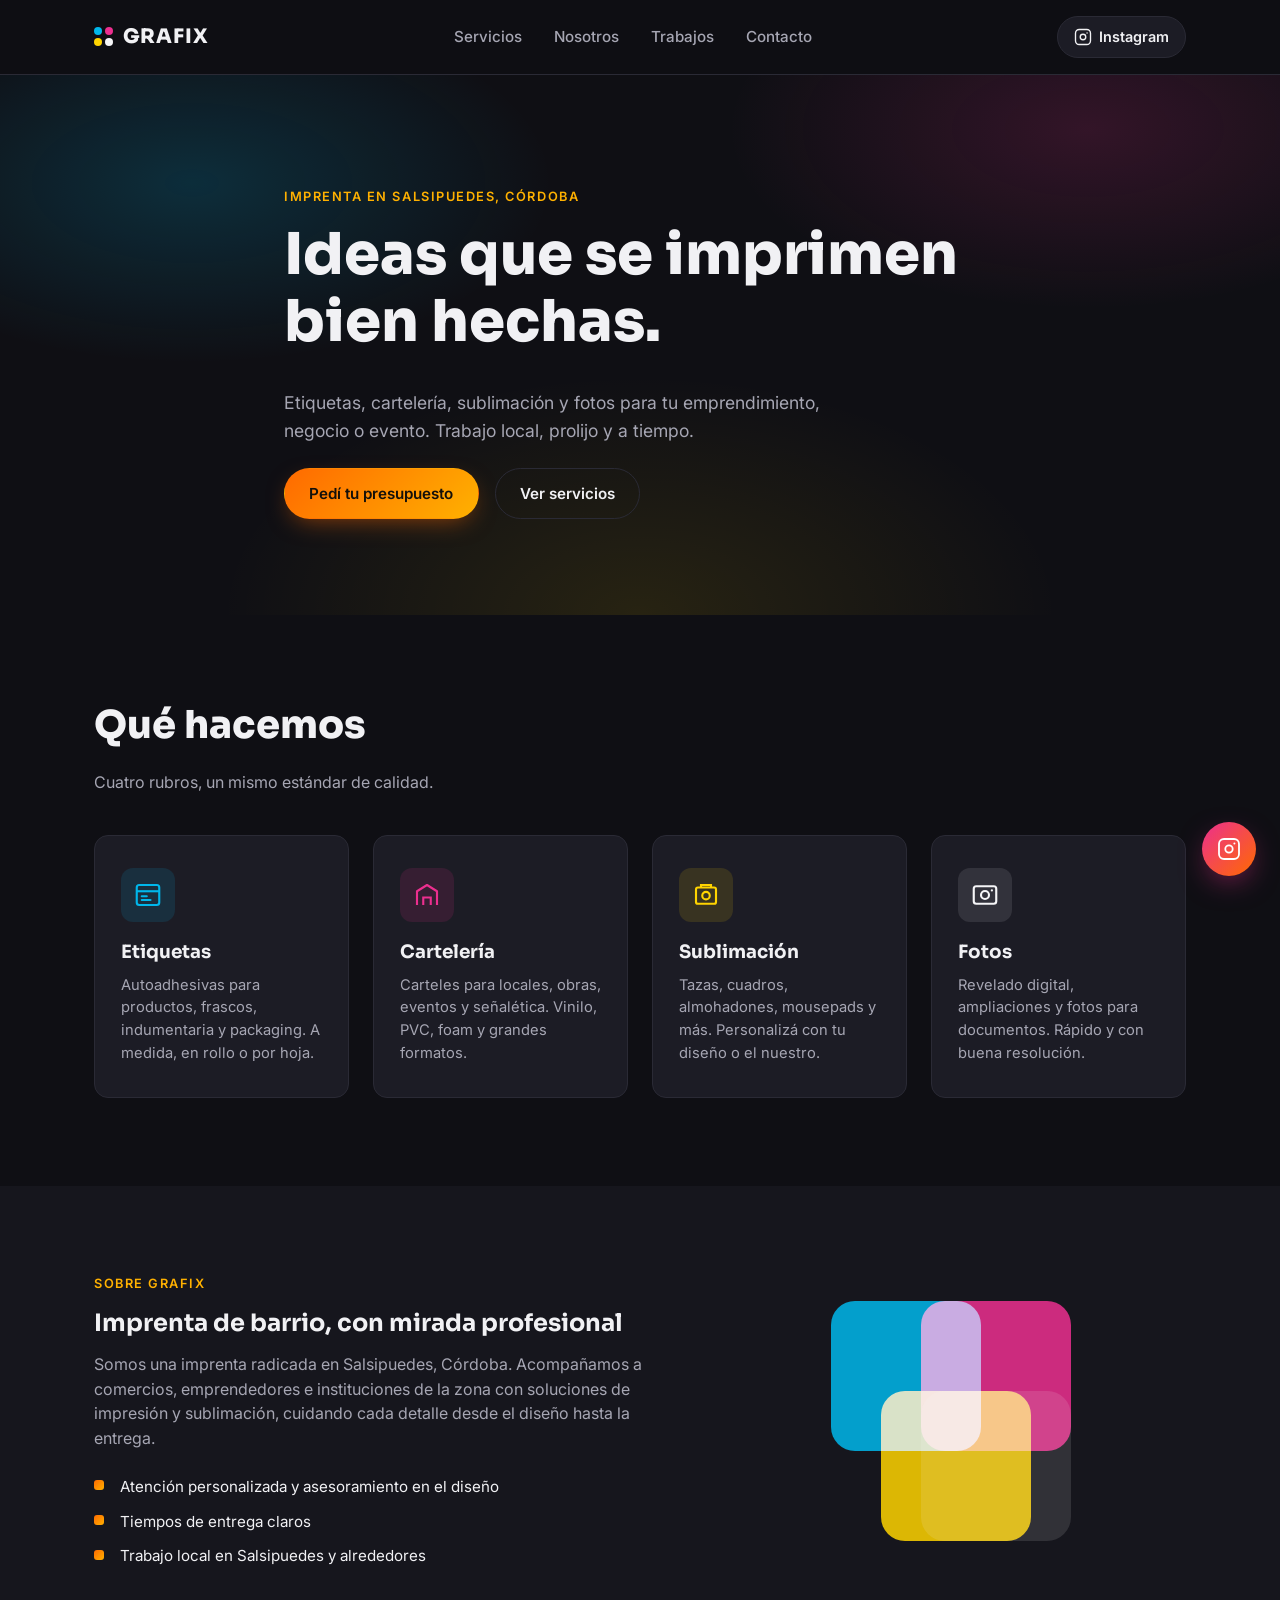
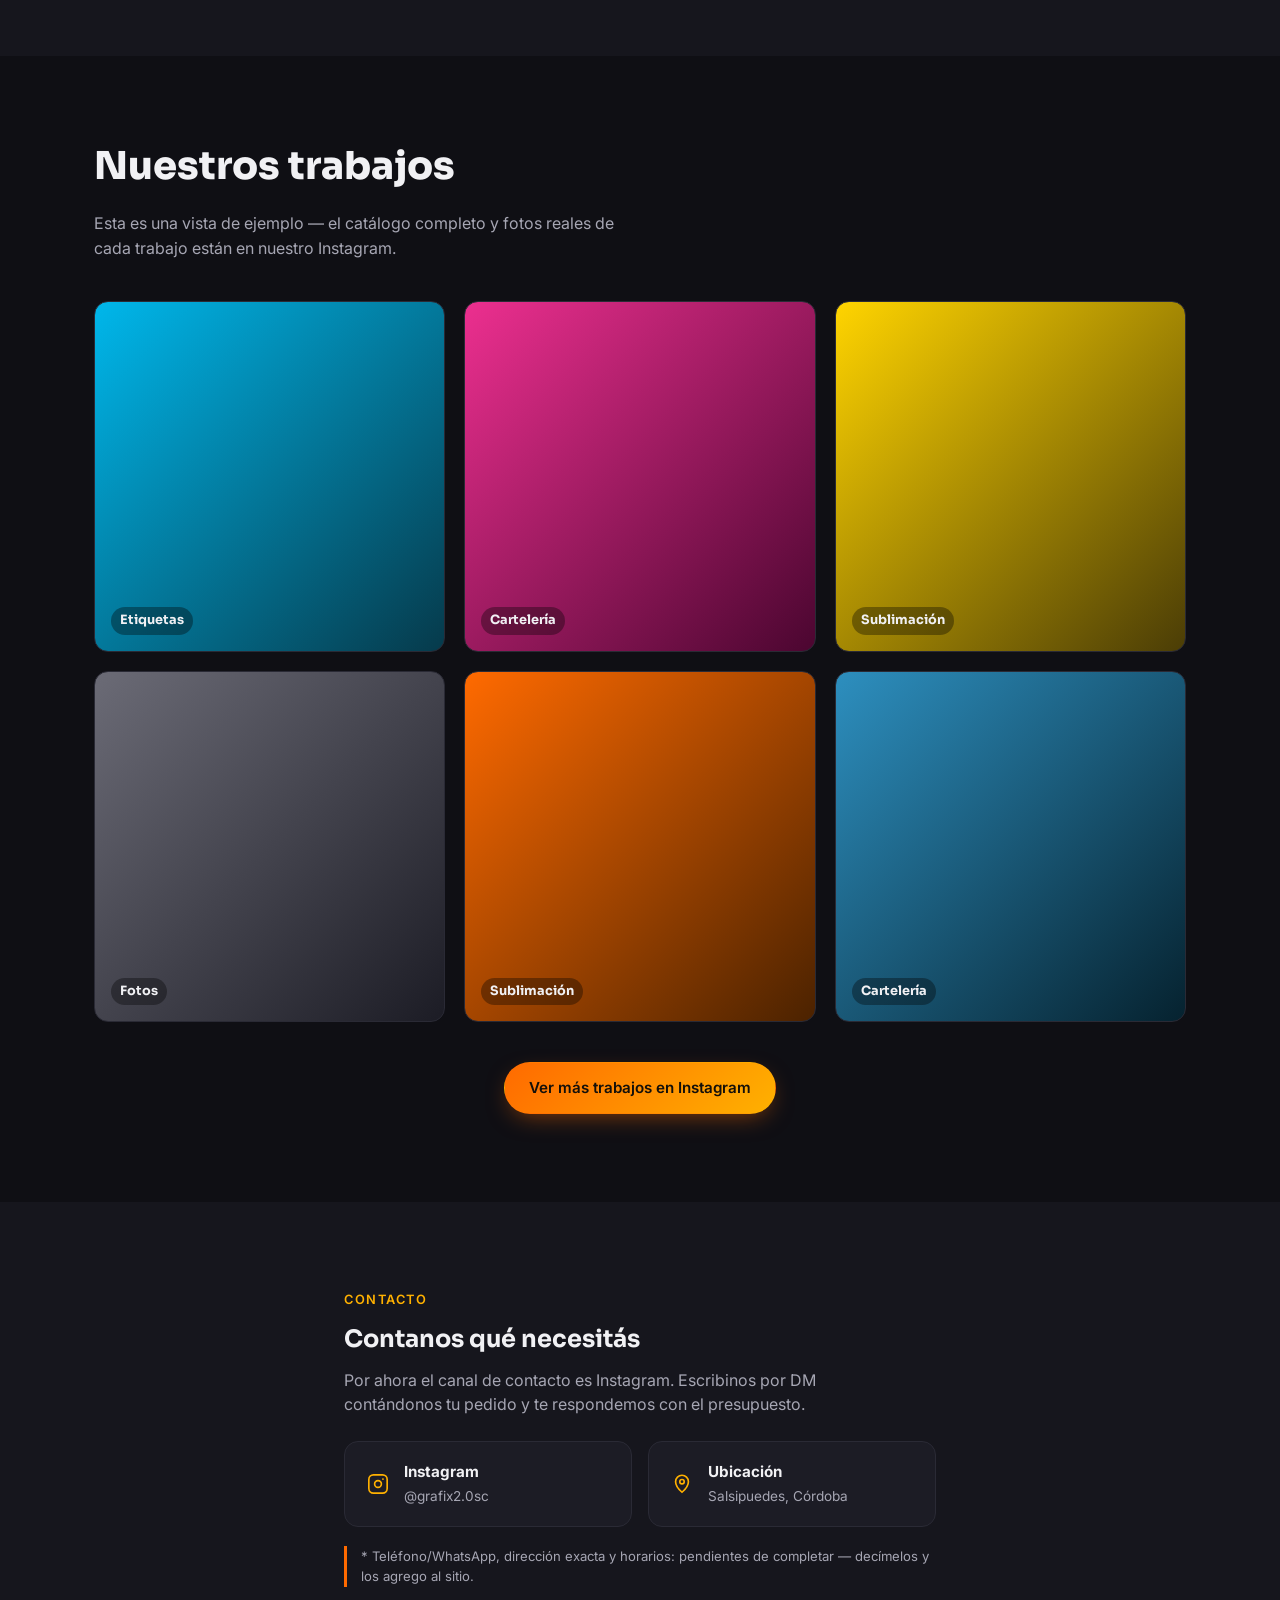
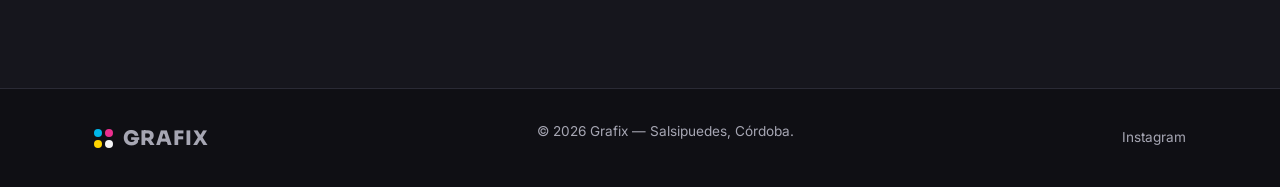
<file: index.html>
<!DOCTYPE html>
<html lang="es-AR">
<head>
<meta charset="UTF-8">
<meta name="viewport" content="width=device-width, initial-scale=1.0">
<title>Grafix — Imprenta y Sublimación en Salsipuedes, Córdoba</title>
<meta name="description" content="Grafix es una imprenta en Salsipuedes, Córdoba. Etiquetas, cartelería, sublimación y fotos. Calidad y rapidez para tu negocio o evento.">
<link rel="icon" href="data:image/svg+xml,<svg xmlns=%22http://www.w3.org/2000/svg%22 viewBox=%220 0 100 100%22><rect width=%22100%22 height=%22100%22 rx=%2220%22 fill=%22%2314141c%22/><text x=%2250%22 y=%2268%22 font-size=%2260%22 font-family=%22Arial,sans-serif%22 font-weight=%22900%22 fill=%22%23ff6a00%22 text-anchor=%22middle%22>G</text></svg>">
<link rel="preconnect" href="https://fonts.googleapis.com">
<link rel="preconnect" href="https://fonts.gstatic.com" crossorigin>
<link href="https://fonts.googleapis.com/css2?family=Sora:wght@400;600;700;800&family=Inter:wght@400;500;600&display=swap" rel="stylesheet">
<link rel="stylesheet" href="assets/css/style.css">
</head>
<body>

<a class="skip-link" href="#contenido">Saltar al contenido</a>

<header class="site-header" id="header">
  <div class="container header-inner">
    <a href="#inicio" class="brand">
      <span class="brand-mark" aria-hidden="true">
        <span class="dot dot-c"></span><span class="dot dot-m"></span><span class="dot dot-y"></span><span class="dot dot-k"></span>
      </span>
      <span class="brand-name">GRAFIX</span>
    </a>

    <nav class="nav" id="nav">
      <a href="#servicios">Servicios</a>
      <a href="#nosotros">Nosotros</a>
      <a href="#galeria">Trabajos</a>
      <a href="#contacto">Contacto</a>
    </nav>

    <div class="header-actions">
      <a class="btn btn-ig" href="https://www.instagram.com/grafix2.0sc/" target="_blank" rel="noopener">
        <svg width="18" height="18" viewBox="0 0 24 24" fill="none" aria-hidden="true"><path d="M7 2h10a5 5 0 0 1 5 5v10a5 5 0 0 1-5 5H7a5 5 0 0 1-5-5V7a5 5 0 0 1 5-5Z" stroke="currentColor" stroke-width="1.8"/><circle cx="12" cy="12" r="3.7" stroke="currentColor" stroke-width="1.8"/><circle cx="17.4" cy="6.6" r="1" fill="currentColor"/></svg>
        <span>Instagram</span>
      </a>
      <button class="nav-toggle" id="navToggle" aria-label="Abrir menú" aria-expanded="false" aria-controls="nav">
        <span></span><span></span><span></span>
      </button>
    </div>
  </div>
</header>

<main id="contenido">

  <!-- HERO -->
  <section class="hero" id="inicio">
    <div class="hero-bg" aria-hidden="true"></div>
    <div class="container hero-inner">
      <p class="eyebrow reveal">Imprenta en Salsipuedes, Córdoba</p>
      <h1 class="reveal">Ideas que se imprimen<br>bien hechas.</h1>
      <p class="hero-copy reveal">
        Etiquetas, cartelería, sublimación y fotos para tu emprendimiento, negocio
        o evento. Trabajo local, prolijo y a tiempo.
      </p>
      <div class="hero-actions reveal">
        <a href="#contacto" class="btn btn-primary">Pedí tu presupuesto</a>
        <a href="#servicios" class="btn btn-ghost">Ver servicios</a>
      </div>
    </div>
  </section>

  <!-- SERVICIOS -->
  <section class="servicios" id="servicios">
    <div class="container">
      <h2 class="section-title reveal">Qué hacemos</h2>
      <p class="section-sub reveal">Cuatro rubros, un mismo estándar de calidad.</p>

      <div class="cards-grid">

        <article class="card reveal">
          <div class="card-icon icon-c" aria-hidden="true">
            <svg width="30" height="30" viewBox="0 0 24 24" fill="none"><rect x="3" y="4" width="18" height="16" rx="2" stroke="currentColor" stroke-width="1.7"/><path d="M3 9h18" stroke="currentColor" stroke-width="1.7"/><path d="M7 13h4M7 16h7" stroke="currentColor" stroke-width="1.7" stroke-linecap="round"/></svg>
          </div>
          <h3>Etiquetas</h3>
          <p>Autoadhesivas para productos, frascos, indumentaria y packaging. A medida, en rollo o por hoja.</p>
        </article>

        <article class="card reveal">
          <div class="card-icon icon-m" aria-hidden="true">
            <svg width="30" height="30" viewBox="0 0 24 24" fill="none"><path d="M4 20V9l8-5 8 5v11" stroke="currentColor" stroke-width="1.7" stroke-linejoin="round"/><path d="M9 20v-6h6v6" stroke="currentColor" stroke-width="1.7"/></svg>
          </div>
          <h3>Cartelería</h3>
          <p>Carteles para locales, obras, eventos y señalética. Vinilo, PVC, foam y grandes formatos.</p>
        </article>

        <article class="card reveal">
          <div class="card-icon icon-y" aria-hidden="true">
            <svg width="30" height="30" viewBox="0 0 24 24" fill="none"><rect x="4" y="6" width="16" height="13" rx="1.5" stroke="currentColor" stroke-width="1.7"/><path d="M8 6V4h8v2" stroke="currentColor" stroke-width="1.7"/><circle cx="12" cy="12.5" r="3" stroke="currentColor" stroke-width="1.7"/></svg>
          </div>
          <h3>Sublimación</h3>
          <p>Tazas, cuadros, almohadones, mousepads y más. Personalizá con tu diseño o el nuestro.</p>
        </article>

        <article class="card reveal">
          <div class="card-icon icon-k" aria-hidden="true">
            <svg width="30" height="30" viewBox="0 0 24 24" fill="none"><rect x="3" y="5" width="18" height="14" rx="2" stroke="currentColor" stroke-width="1.7"/><circle cx="12" cy="12" r="3.2" stroke="currentColor" stroke-width="1.7"/><circle cx="17.5" cy="8.3" r="0.9" fill="currentColor"/></svg>
          </div>
          <h3>Fotos</h3>
          <p>Revelado digital, ampliaciones y fotos para documentos. Rápido y con buena resolución.</p>
        </article>

      </div>
    </div>
  </section>

  <!-- NOSOTROS -->
  <section class="nosotros" id="nosotros">
    <div class="container nosotros-inner">
      <div class="nosotros-text reveal">
        <p class="eyebrow">Sobre Grafix</p>
        <h2>Imprenta de barrio, con mirada profesional</h2>
        <p>
          Somos una imprenta radicada en Salsipuedes, Córdoba. Acompañamos a
          comercios, emprendedores e instituciones de la zona con soluciones de
          impresión y sublimación, cuidando cada detalle desde el diseño hasta
          la entrega.
        </p>
        <ul class="check-list">
          <li>Atención personalizada y asesoramiento en el diseño</li>
          <li>Tiempos de entrega claros</li>
          <li>Trabajo local en Salsipuedes y alrededores</li>
        </ul>
      </div>
      <div class="nosotros-visual reveal" aria-hidden="true">
        <div class="cmyk-plate">
          <span class="plate c"></span>
          <span class="plate m"></span>
          <span class="plate y"></span>
          <span class="plate k"></span>
        </div>
      </div>
    </div>
  </section>

  <!-- GALERÍA -->
  <section class="galeria" id="galeria">
    <div class="container">
      <h2 class="section-title reveal">Nuestros trabajos</h2>
      <p class="section-sub reveal">
        Esta es una vista de ejemplo — el catálogo completo y fotos reales de
        cada trabajo están en nuestro Instagram.
      </p>

      <div class="gallery-grid reveal">
        <div class="gallery-tile gt-1"><span>Etiquetas</span></div>
        <div class="gallery-tile gt-2"><span>Cartelería</span></div>
        <div class="gallery-tile gt-3"><span>Sublimación</span></div>
        <div class="gallery-tile gt-4"><span>Fotos</span></div>
        <div class="gallery-tile gt-5"><span>Sublimación</span></div>
        <div class="gallery-tile gt-6"><span>Cartelería</span></div>
      </div>

      <div class="gallery-cta reveal">
        <a href="https://www.instagram.com/grafix2.0sc/" target="_blank" rel="noopener" class="btn btn-primary">
          Ver más trabajos en Instagram
        </a>
      </div>
    </div>
  </section>

  <!-- CONTACTO -->
  <section class="contacto" id="contacto">
    <div class="container contacto-inner">
      <div class="reveal">
        <p class="eyebrow">Contacto</p>
        <h2>Contanos qué necesitás</h2>
        <p class="section-sub" style="margin-bottom:1.5rem;">
          Por ahora el canal de contacto es Instagram. Escribinos por DM
          contándonos tu pedido y te respondemos con el presupuesto.
        </p>

        <div class="contact-cards">
          <a class="contact-card" href="https://www.instagram.com/grafix2.0sc/" target="_blank" rel="noopener">
            <svg width="22" height="22" viewBox="0 0 24 24" fill="none" aria-hidden="true"><path d="M7 2h10a5 5 0 0 1 5 5v10a5 5 0 0 1-5 5H7a5 5 0 0 1-5-5V7a5 5 0 0 1 5-5Z" stroke="currentColor" stroke-width="1.8"/><circle cx="12" cy="12" r="3.7" stroke="currentColor" stroke-width="1.8"/><circle cx="17.4" cy="6.6" r="1" fill="currentColor"/></svg>
            <div>
              <strong>Instagram</strong>
              <span>@grafix2.0sc</span>
            </div>
          </a>

          <div class="contact-card contact-card-static">
            <svg width="22" height="22" viewBox="0 0 24 24" fill="none" aria-hidden="true"><path d="M12 21s-7-6.1-7-11.5A7 7 0 0 1 19 9.5C19 14.9 12 21 12 21Z" stroke="currentColor" stroke-width="1.8"/><circle cx="12" cy="9.5" r="2.4" stroke="currentColor" stroke-width="1.8"/></svg>
            <div>
              <strong>Ubicación</strong>
              <span>Salsipuedes, Córdoba</span>
            </div>
          </div>
        </div>

        <p class="contact-note">
          * Teléfono/WhatsApp, dirección exacta y horarios: pendientes de
          completar — decímelos y los agrego al sitio.
        </p>
      </div>
    </div>
  </section>

</main>

<footer class="site-footer">
  <div class="container footer-inner">
    <div class="brand">
      <span class="brand-mark" aria-hidden="true">
        <span class="dot dot-c"></span><span class="dot dot-m"></span><span class="dot dot-y"></span><span class="dot dot-k"></span>
      </span>
      <span class="brand-name">GRAFIX</span>
    </div>
    <p>© <span id="year"></span> Grafix — Salsipuedes, Córdoba.</p>
    <a href="https://www.instagram.com/grafix2.0sc/" target="_blank" rel="noopener">Instagram</a>
  </div>
</footer>

<a class="fab" href="https://www.instagram.com/grafix2.0sc/" target="_blank" rel="noopener" aria-label="Escribinos por Instagram">
  <svg width="24" height="24" viewBox="0 0 24 24" fill="none" aria-hidden="true"><path d="M7 2h10a5 5 0 0 1 5 5v10a5 5 0 0 1-5 5H7a5 5 0 0 1-5-5V7a5 5 0 0 1 5-5Z" stroke="currentColor" stroke-width="1.8"/><circle cx="12" cy="12" r="3.7" stroke="currentColor" stroke-width="1.8"/><circle cx="17.4" cy="6.6" r="1" fill="currentColor"/></svg>
</a>

<script src="assets/js/main.js"></script>
</body>
</html>
</file>
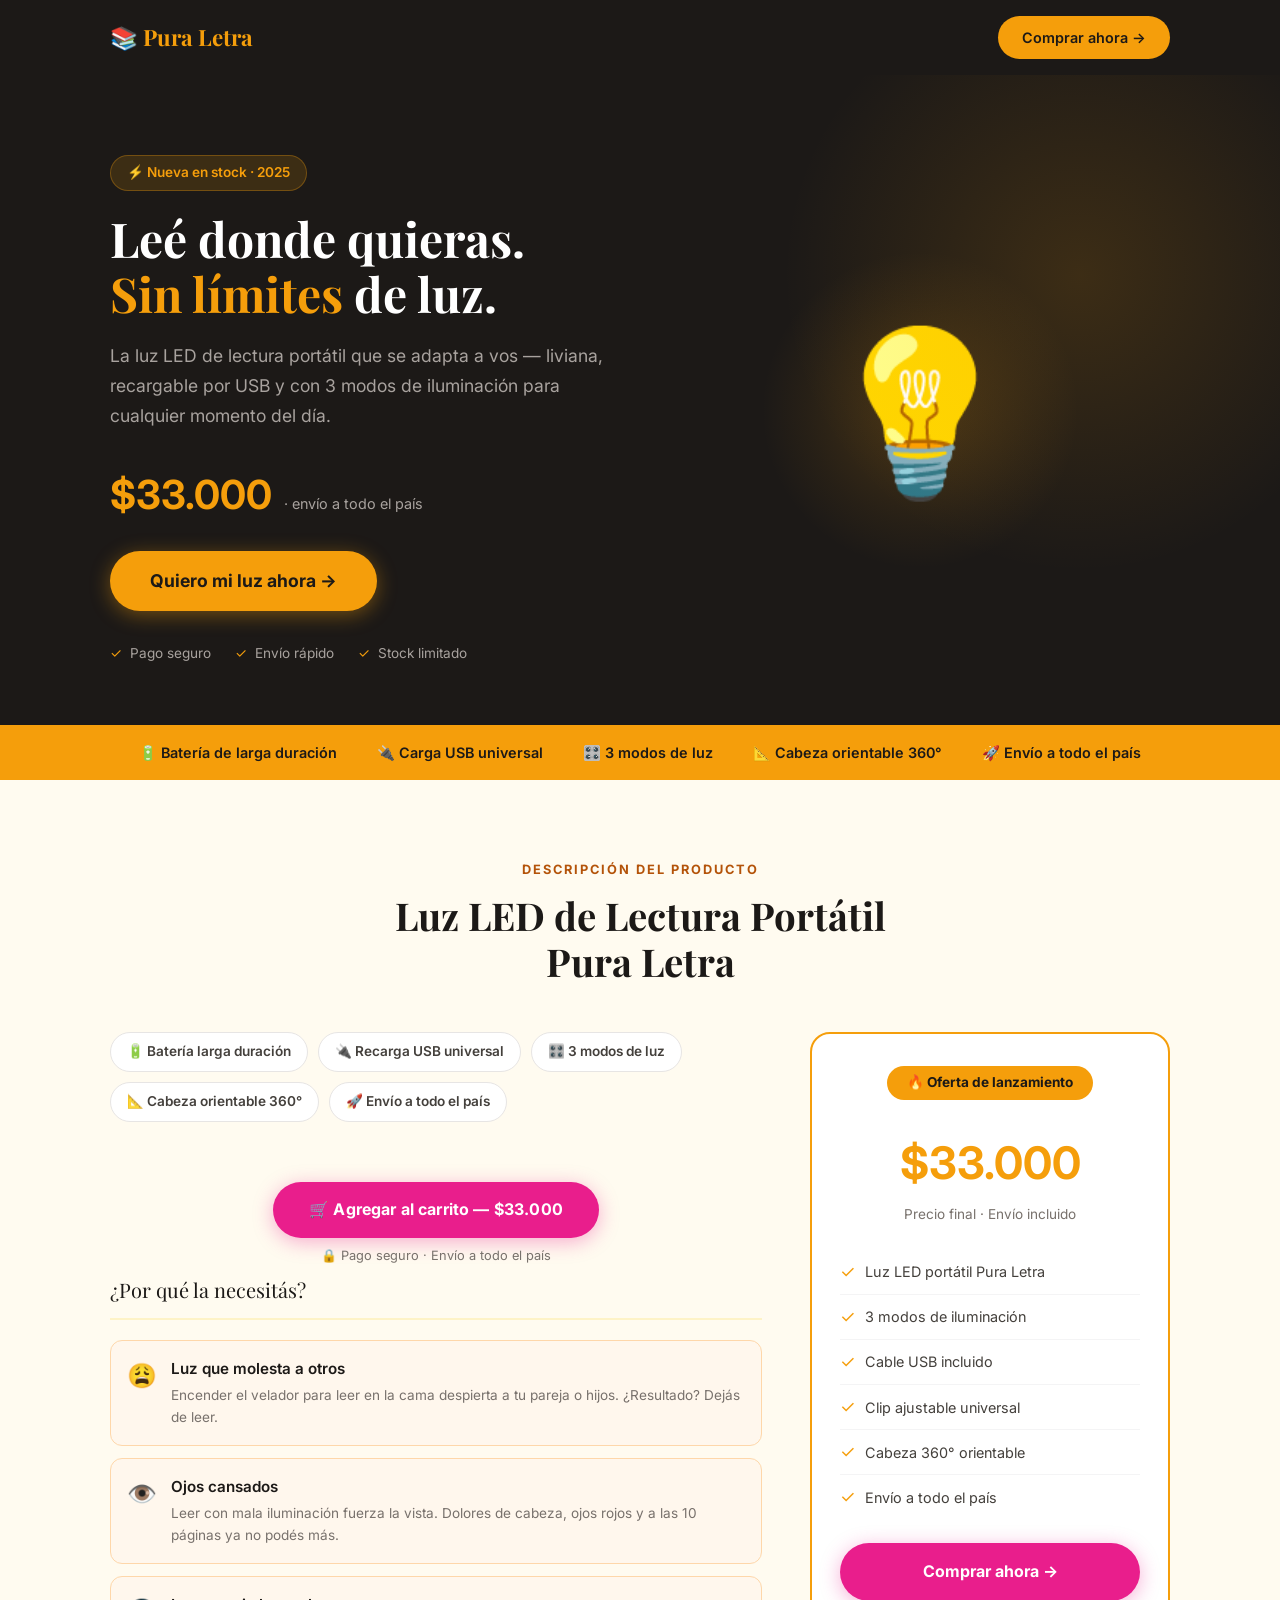
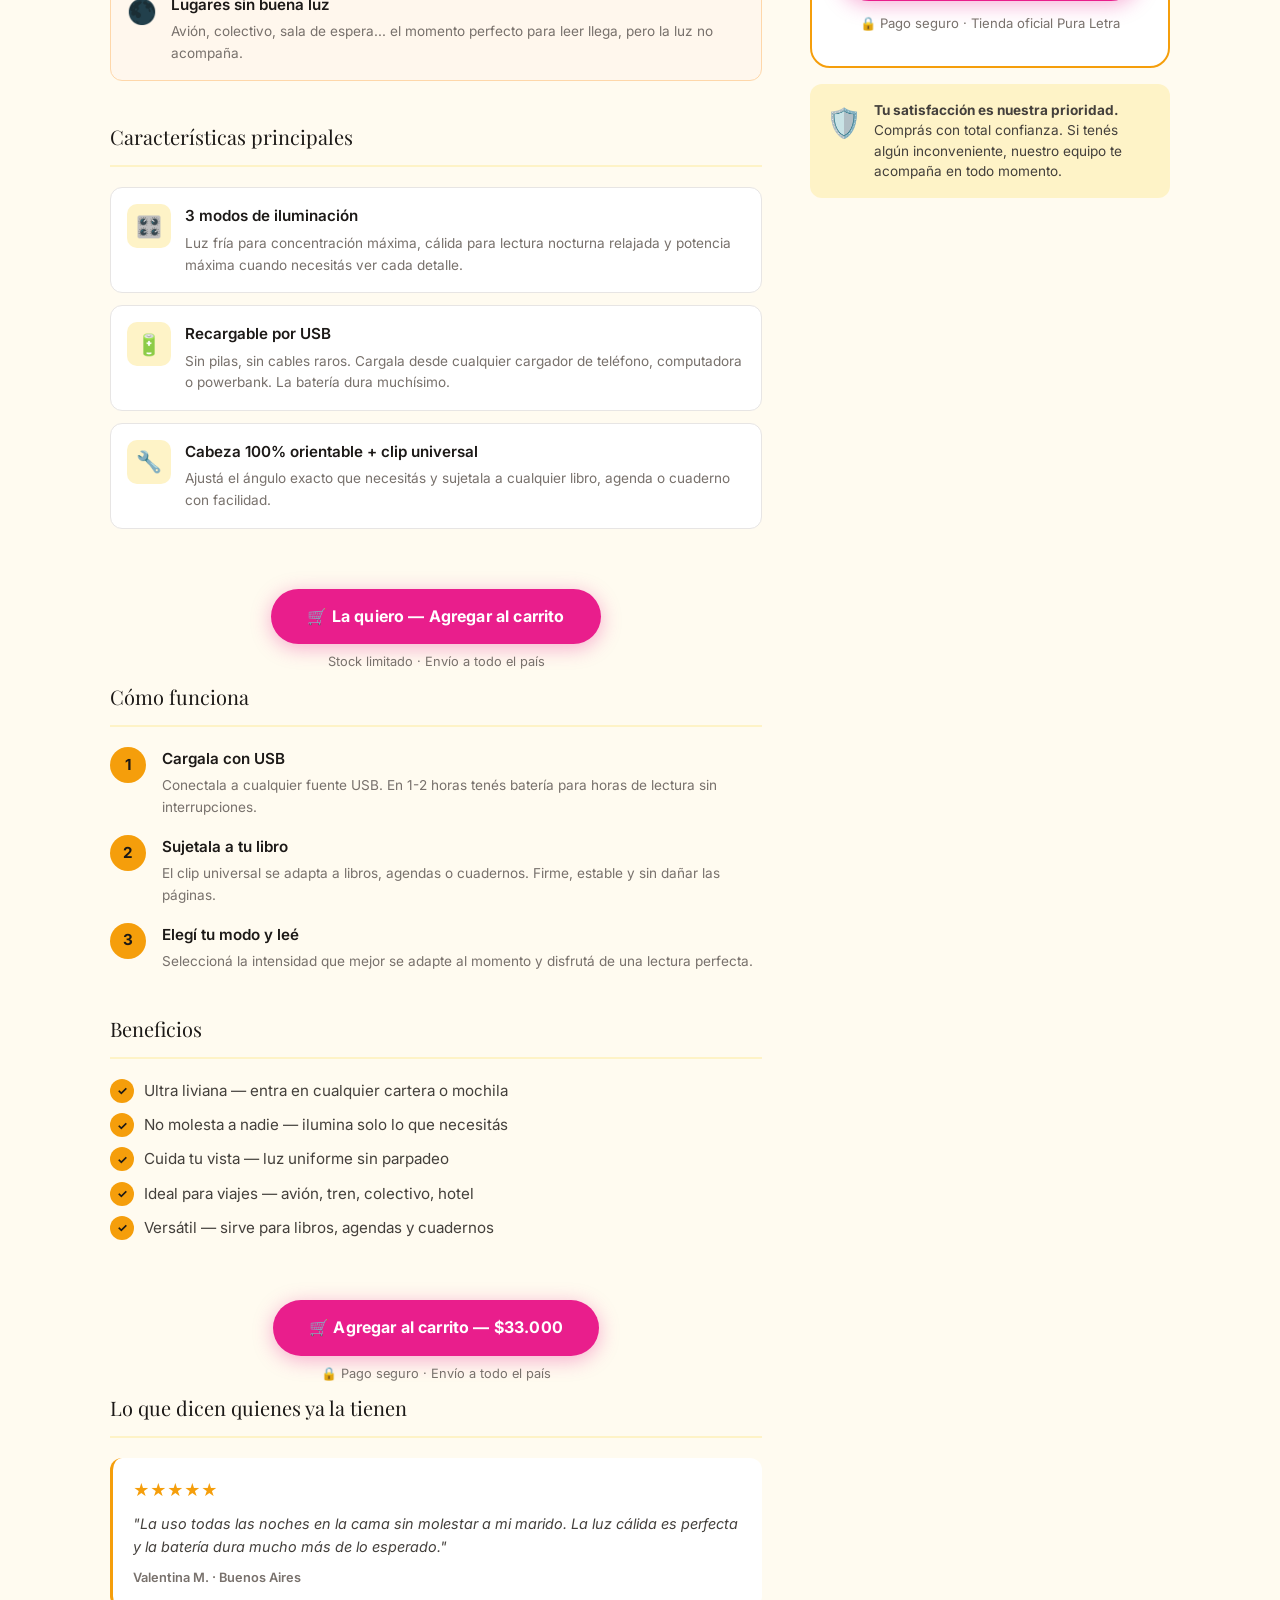
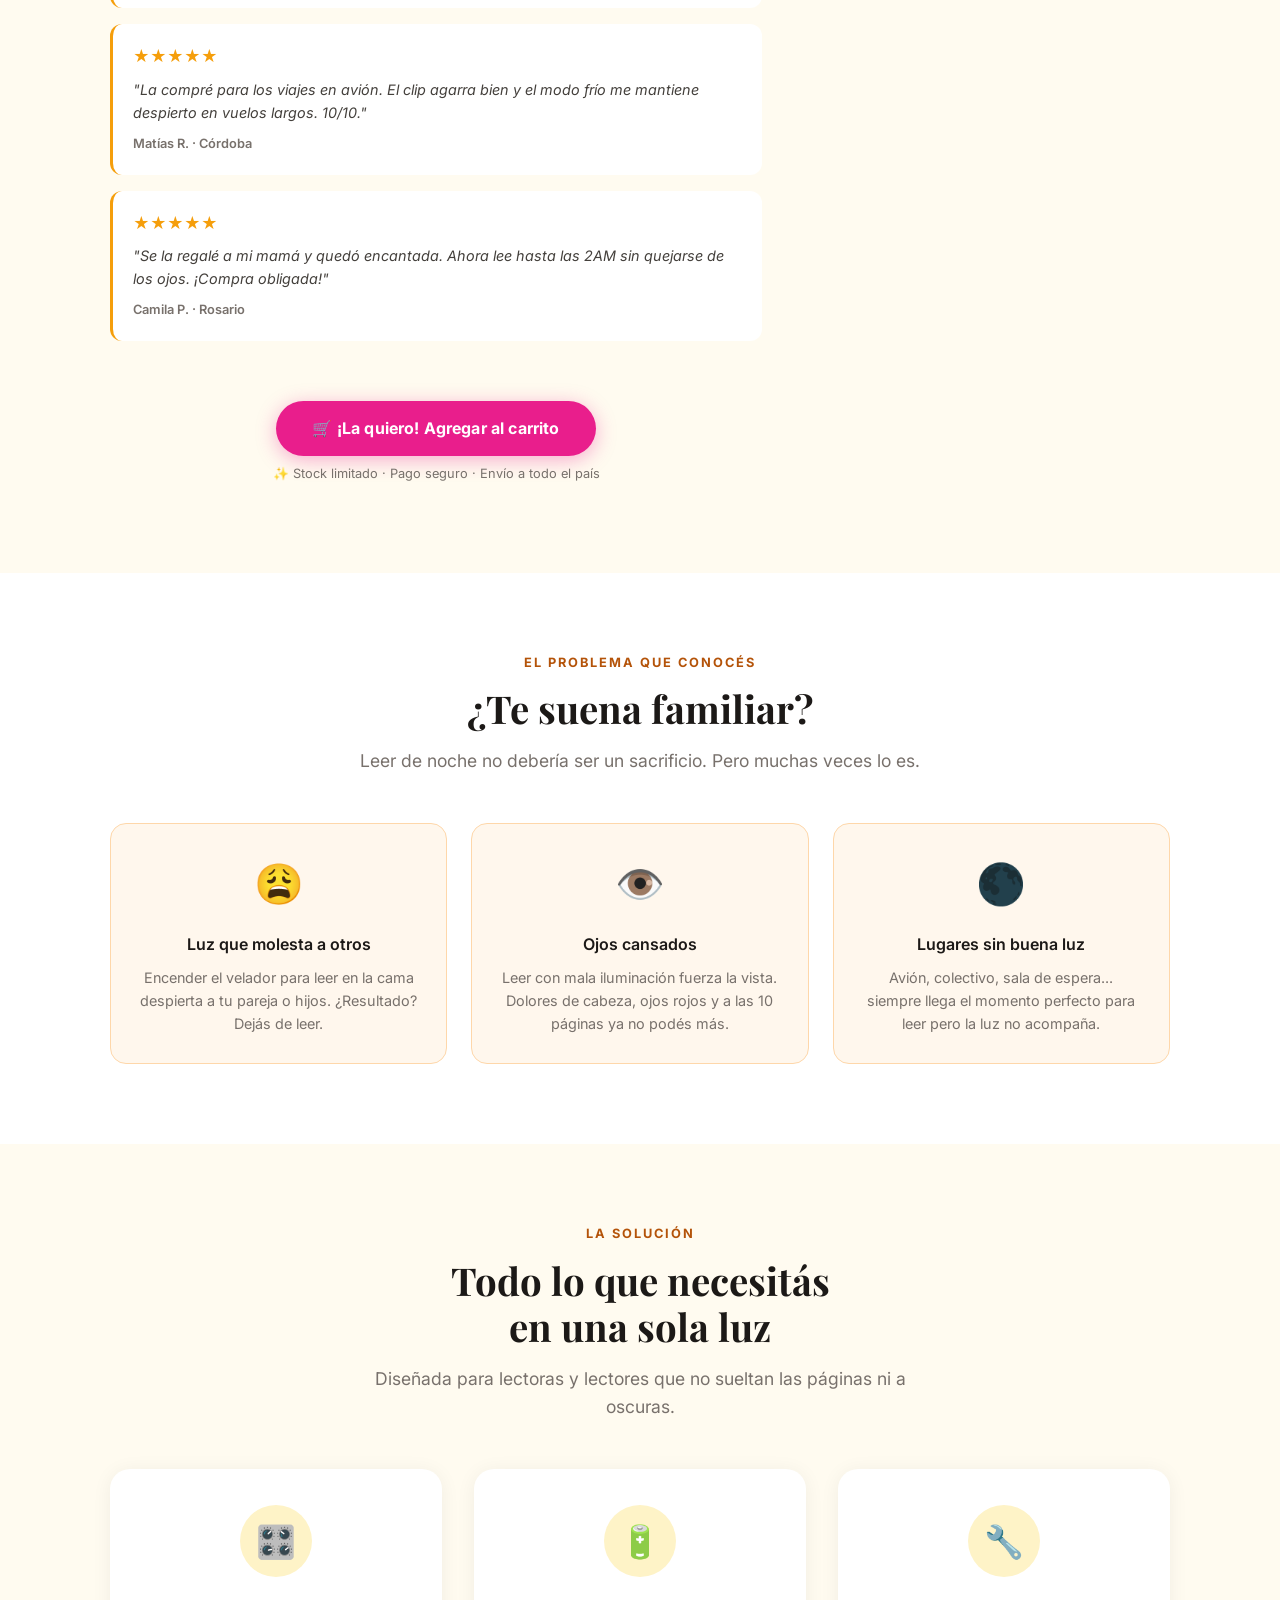
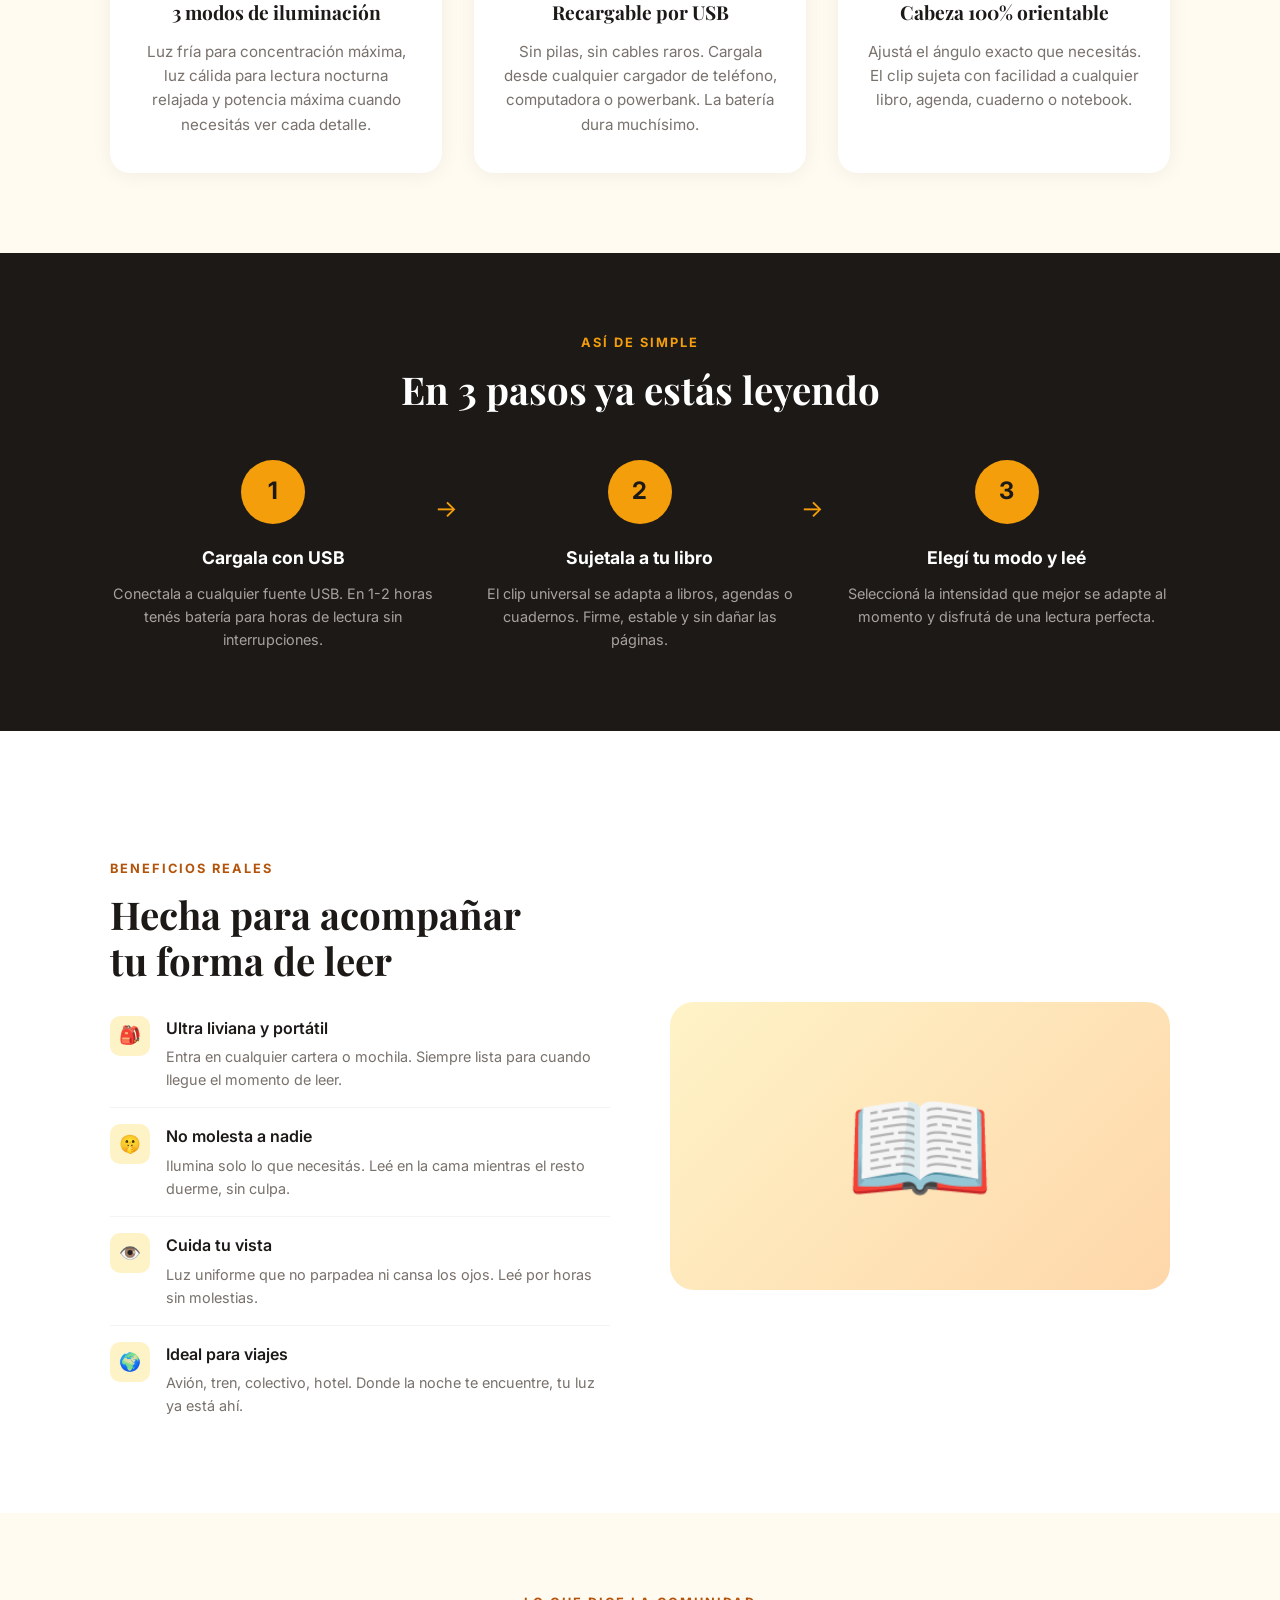
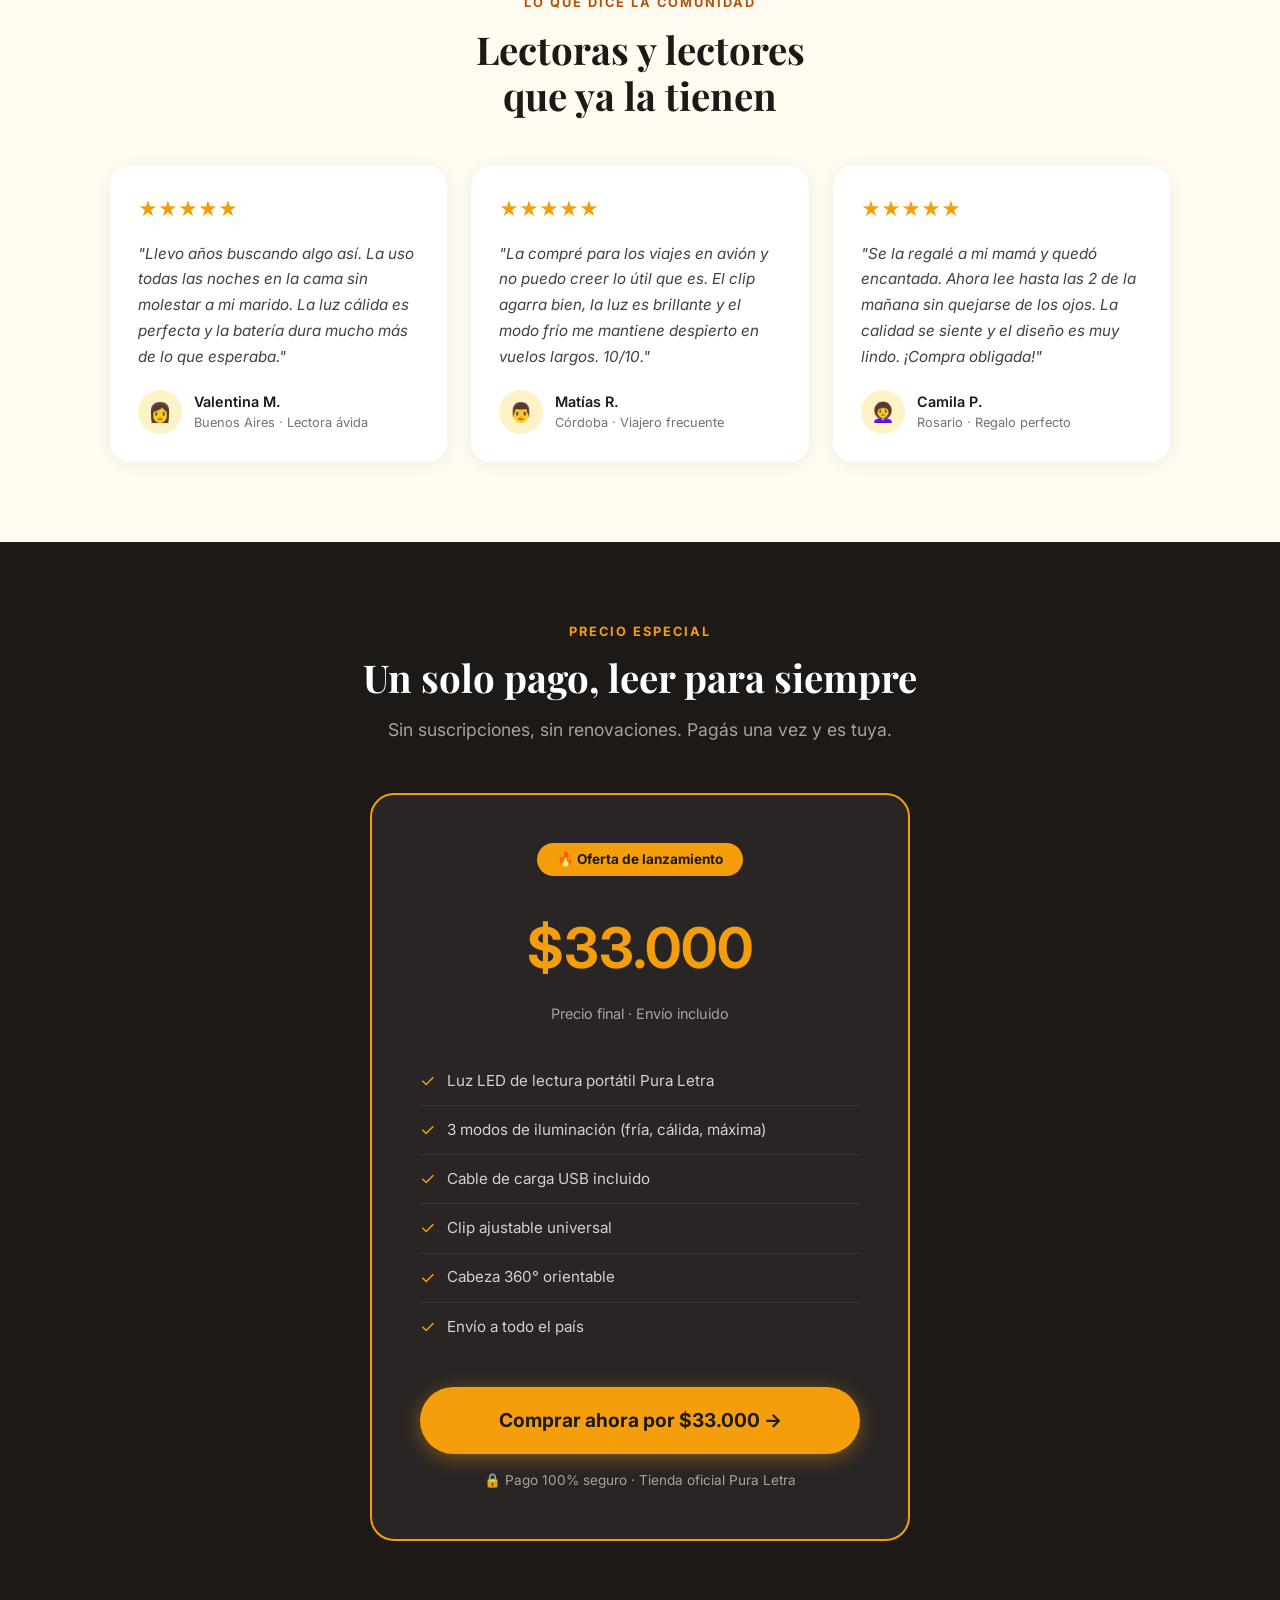
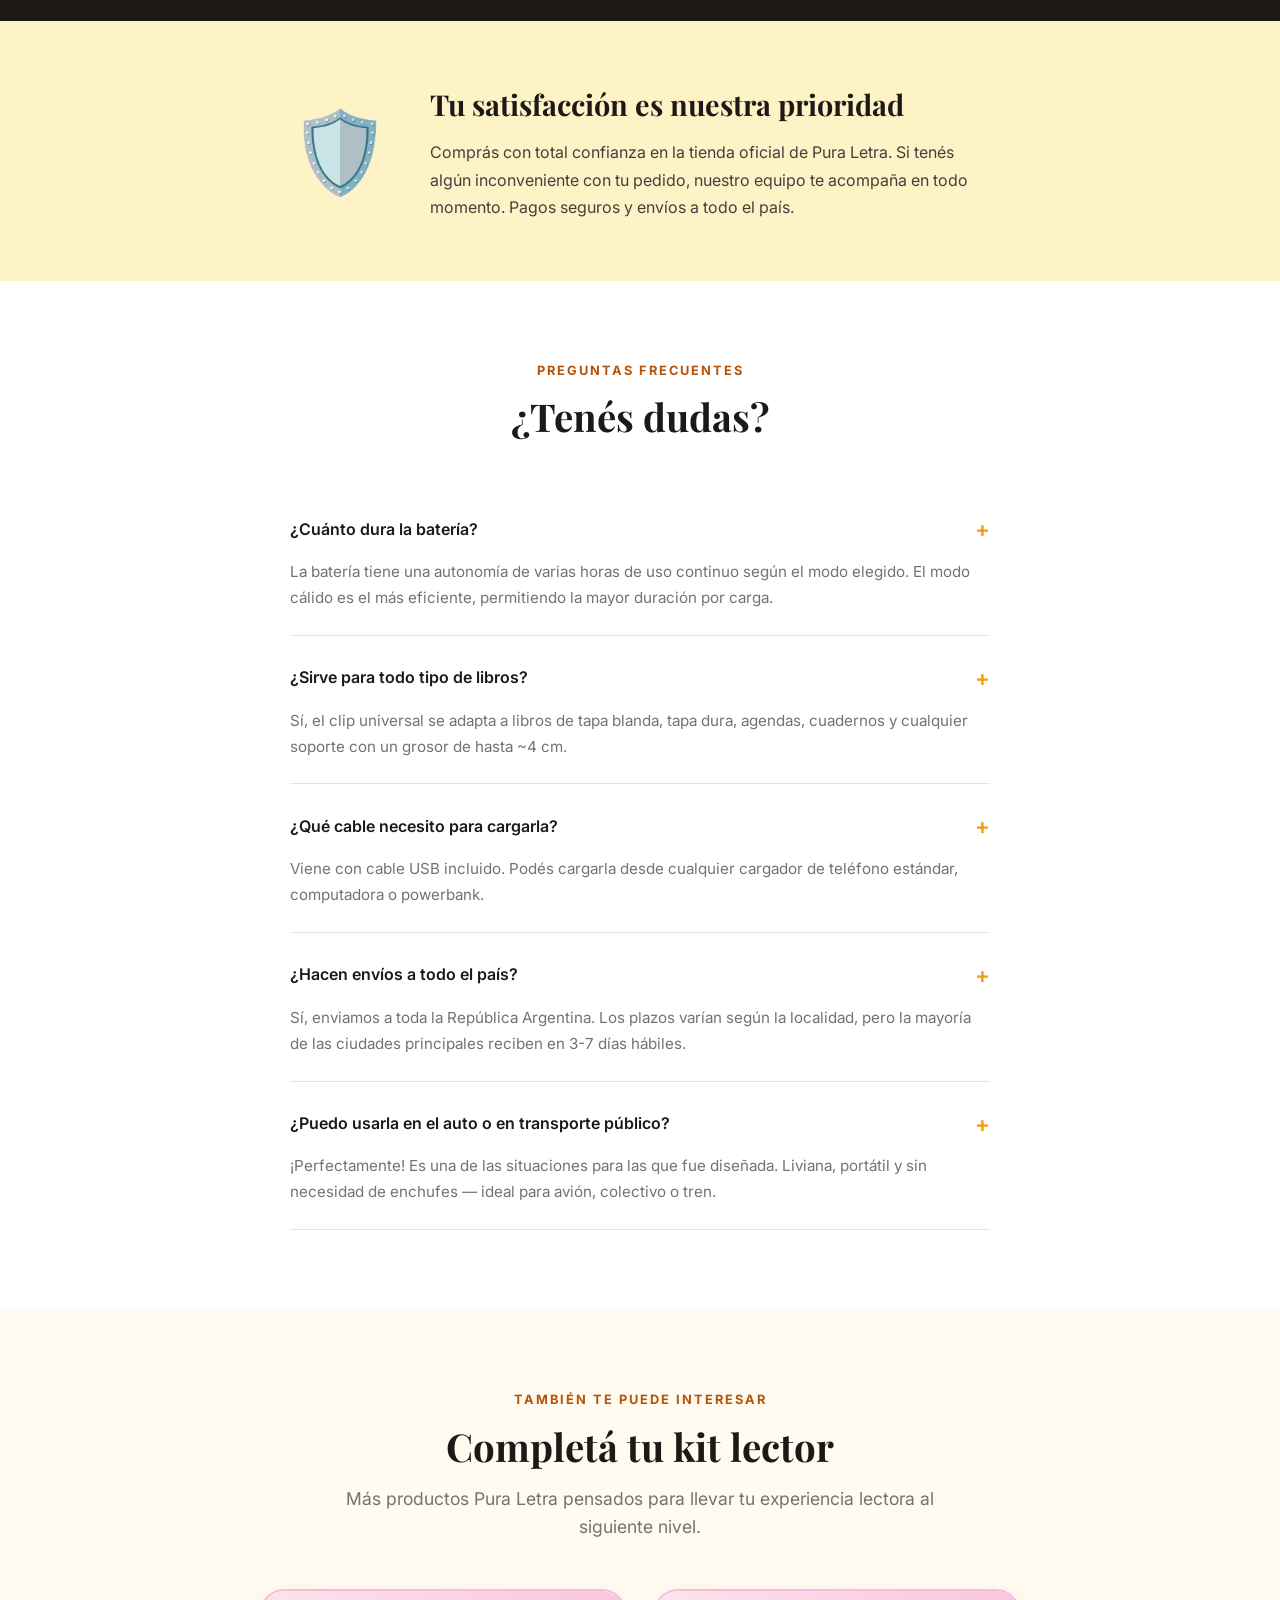
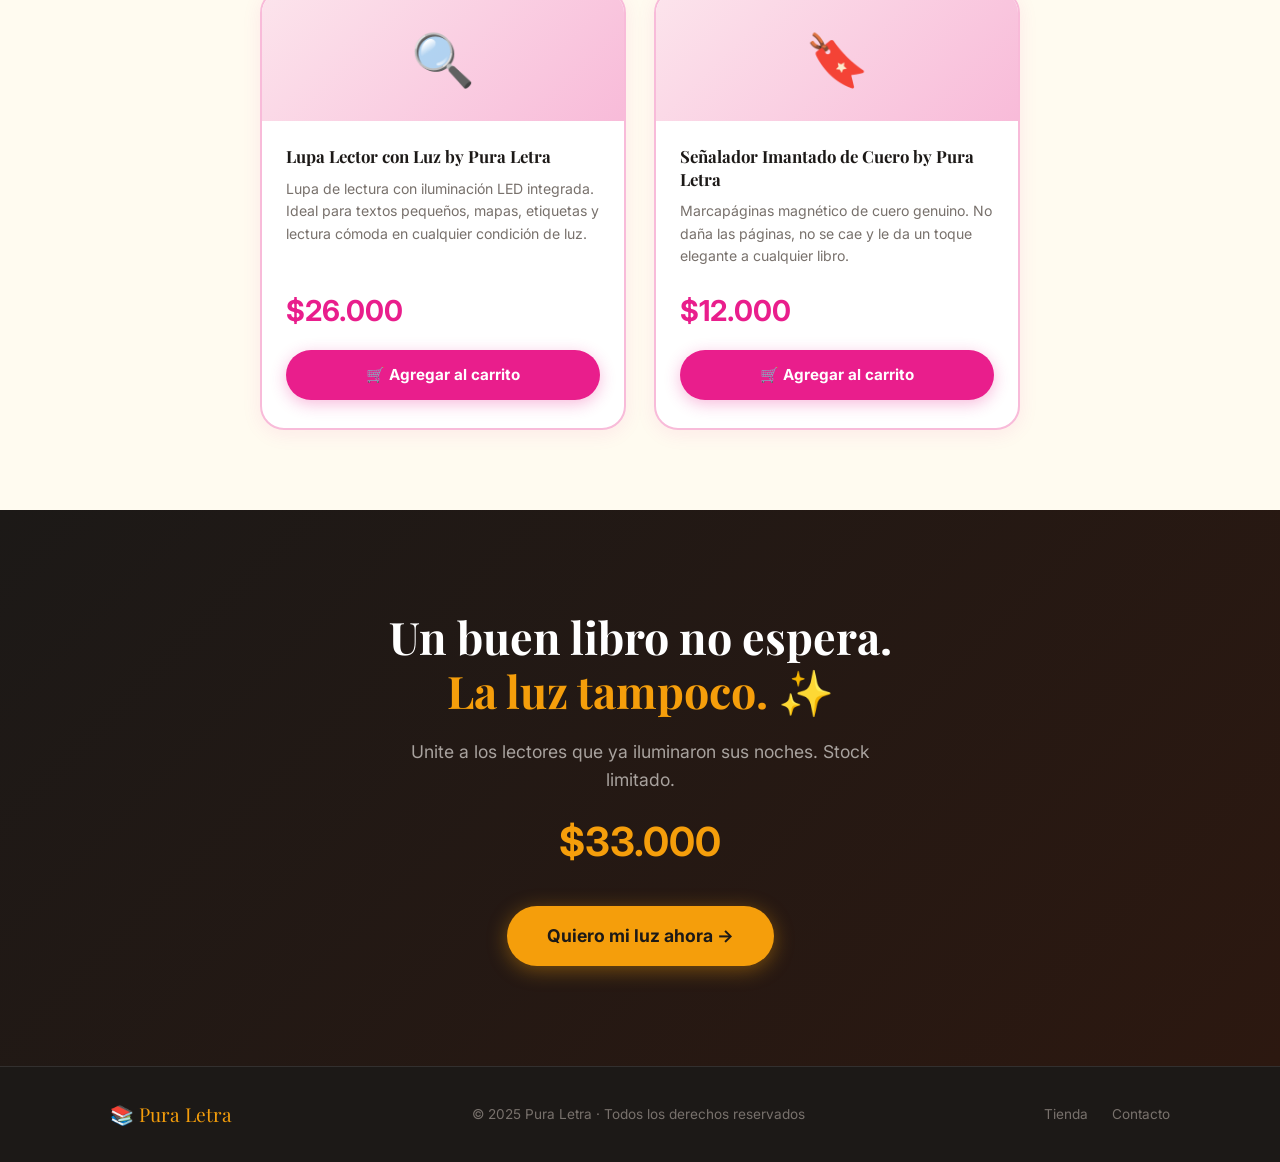
<file: sales-funnel/index.html>
<!DOCTYPE html>
<html lang="es">
<head>
    <meta charset="UTF-8">
    <meta name="viewport" content="width=device-width, initial-scale=1.0">
    <title>Luz LED de Lectura Portátil – Pura Letra</title>
    <link href="https://fonts.googleapis.com/css2?family=Playfair+Display:ital,wght@0,600;0,700;0,800;1,600&family=Inter:wght@400;500;600;700&display=swap" rel="stylesheet">
    <style>
        *, *::before, *::after { box-sizing: border-box; margin: 0; padding: 0; }

        :root {
            --amber:       #F59E0B;
            --amber-dark:  #B45309;
            --amber-light: #FEF3C7;
            --cream:       #FFFBF0;
            --dark:        #1C1917;
            --dark2:       #292524;
            --text:        #44403C;
            --text-light:  #78716C;
            --white:       #FFFFFF;
            --max-w:       1100px;
            --pink:        #E91E8C;
            --pink-dark:   #C2185B;
            --pink-light:  #FCE4EC;
        }

        html { scroll-behavior: smooth; }

        body {
            font-family: 'Inter', sans-serif;
            background: var(--cream);
            color: var(--text);
            line-height: 1.6;
        }

        /* ── UTILITY ──────────────────────────────── */
        .container { max-width: var(--max-w); margin: 0 auto; padding: 0 20px; }

        .btn-primary {
            display: inline-block;
            background: var(--amber);
            color: var(--dark);
            font-weight: 700;
            font-size: 1.1rem;
            padding: 16px 40px;
            border-radius: 50px;
            text-decoration: none;
            transition: all .2s;
            box-shadow: 0 4px 20px rgba(245,158,11,.4);
            cursor: pointer;
            border: none;
        }
        .btn-primary:hover {
            background: var(--amber-dark);
            transform: translateY(-2px);
            box-shadow: 0 8px 30px rgba(245,158,11,.5);
        }

        /* ── BOTÓN AGREGAR AL CARRITO (rosa) ─── */
        .btn-cart {
            display: inline-flex;
            align-items: center;
            gap: 10px;
            background: var(--pink);
            color: var(--white);
            font-weight: 700;
            font-size: 1rem;
            padding: 15px 36px;
            border-radius: 50px;
            text-decoration: none;
            transition: all .2s;
            box-shadow: 0 4px 20px rgba(233,30,140,.35);
            cursor: pointer;
            border: none;
            letter-spacing: .01em;
        }
        .btn-cart:hover {
            background: var(--pink-dark);
            transform: translateY(-2px);
            box-shadow: 0 8px 28px rgba(233,30,140,.5);
        }
        .btn-cart-wrap {
            text-align: center;
            padding: 20px 0 8px;
        }
        .btn-cart-wrap small {
            display: block;
            margin-top: 8px;
            font-size: .8rem;
            color: var(--text-light);
        }

        /* ── HEADER ───────────────────────────────── */
        header {
            background: var(--dark);
            padding: 16px 0;
            position: sticky;
            top: 0;
            z-index: 100;
        }
        header .container { display: flex; justify-content: space-between; align-items: center; }

        .logo {
            font-family: 'Playfair Display', serif;
            color: var(--amber);
            font-size: 1.4rem;
            font-weight: 700;
            text-decoration: none;
        }

        .header-cta {
            background: var(--amber);
            color: var(--dark);
            padding: 10px 24px;
            border-radius: 50px;
            font-weight: 600;
            font-size: .9rem;
            text-decoration: none;
            transition: background .2s;
        }
        .header-cta:hover { background: var(--amber-dark); }

        /* ── HERO ─────────────────────────────────── */
        .hero {
            background: var(--dark);
            padding: 80px 0 60px;
            overflow: hidden;
            position: relative;
        }
        .hero::before {
            content: '';
            position: absolute;
            width: 600px; height: 600px;
            background: radial-gradient(circle, rgba(245,158,11,.15) 0%, transparent 70%);
            top: -100px; right: -100px;
            pointer-events: none;
        }
        .hero .container {
            display: grid;
            grid-template-columns: 1fr 1fr;
            gap: 60px;
            align-items: center;
        }

        .hero-badge {
            display: inline-block;
            background: rgba(245,158,11,.15);
            color: var(--amber);
            border: 1px solid rgba(245,158,11,.3);
            padding: 6px 16px;
            border-radius: 50px;
            font-size: .85rem;
            font-weight: 600;
            margin-bottom: 20px;
        }

        .hero h1 {
            font-family: 'Playfair Display', serif;
            font-size: 3rem;
            color: var(--white);
            line-height: 1.15;
            margin-bottom: 20px;
        }
        .hero h1 span { color: var(--amber); }

        .hero > .container > .hero-content > p {
            color: #A8A29E;
            font-size: 1.1rem;
            margin-bottom: 32px;
            line-height: 1.7;
        }

        .hero-price { margin-bottom: 24px; }
        .price-tag  { font-size: 2.5rem; font-weight: 700; color: var(--amber); }
        .price-note { color: #A8A29E; font-size: .9rem; margin-left: 8px; }

        .hero-trust { display: flex; gap: 24px; margin-top: 32px; flex-wrap: wrap; }
        .trust-item { display: flex; align-items: center; gap: 8px; color: #A8A29E; font-size: .85rem; }
        .trust-item .icon { color: var(--amber); }

        .hero-visual { display: flex; justify-content: center; align-items: center; }

        .product-mockup {
            width: 320px; height: 320px;
            background: radial-gradient(circle at center, rgba(245,158,11,.2) 0%, rgba(245,158,11,.05) 50%, transparent 70%);
            border-radius: 50%;
            display: flex; align-items: center; justify-content: center;
            font-size: 160px;
            animation: pulse 3s ease-in-out infinite;
        }
        @keyframes pulse {
            0%, 100% { transform: scale(1); }
            50%       { transform: scale(1.05); }
        }

        /* ── TRUST BAR ────────────────────────────── */
        .trust-bar { background: var(--amber); padding: 16px 0; }
        .trust-bar .container { display: flex; justify-content: center; gap: 40px; flex-wrap: wrap; }
        .trust-bar-item { display: flex; align-items: center; gap: 10px; color: var(--dark); font-weight: 600; font-size: .9rem; }

        /* ── SECTION COMMONS ──────────────────────── */
        section { padding: 80px 0; }

        .section-label {
            font-size: .8rem;
            font-weight: 700;
            letter-spacing: 2px;
            text-transform: uppercase;
            color: var(--amber-dark);
            margin-bottom: 12px;
        }
        .section-title {
            font-family: 'Playfair Display', serif;
            font-size: 2.4rem;
            line-height: 1.2;
            margin-bottom: 16px;
            color: var(--dark);
        }
        .section-subtitle { font-size: 1.1rem; color: var(--text-light); max-width: 600px; }

        .text-center { text-align: center; }
        .text-center .section-subtitle { margin: 0 auto; }

        /* ── PROBLEM ──────────────────────────────── */
        .problem { background: var(--white); }
        .problem-grid {
            display: grid;
            grid-template-columns: repeat(3, 1fr);
            gap: 24px;
            margin-top: 48px;
        }
        .problem-card {
            background: #FFF7ED;
            border: 1px solid #FED7AA;
            border-radius: 16px;
            padding: 28px;
            text-align: center;
        }
        .problem-icon { font-size: 2.5rem; margin-bottom: 16px; }
        .problem-card h3 { font-size: 1rem; font-weight: 600; color: var(--dark); margin-bottom: 8px; }
        .problem-card p  { font-size: .9rem; color: var(--text-light); }

        /* ── FEATURES ─────────────────────────────── */
        .features { background: var(--cream); }
        .features-grid {
            display: grid;
            grid-template-columns: repeat(3, 1fr);
            gap: 32px;
            margin-top: 48px;
        }
        .feature-card {
            background: var(--white);
            border-radius: 20px;
            padding: 36px 28px;
            text-align: center;
            box-shadow: 0 2px 20px rgba(0,0,0,.06);
            transition: transform .2s, box-shadow .2s;
        }
        .feature-card:hover { transform: translateY(-4px); box-shadow: 0 8px 40px rgba(0,0,0,.1); }
        .feature-icon {
            width: 72px; height: 72px;
            background: var(--amber-light);
            border-radius: 50%;
            display: flex; align-items: center; justify-content: center;
            margin: 0 auto 20px;
            font-size: 2rem;
        }
        .feature-card h3 { font-family: 'Playfair Display', serif; font-size: 1.2rem; color: var(--dark); margin-bottom: 12px; }
        .feature-card p  { font-size: .95rem; color: var(--text-light); line-height: 1.6; }

        /* ── HOW IT WORKS ─────────────────────────── */
        .how-it-works { background: var(--dark); }
        .how-it-works .section-title { color: var(--white); }
        .how-it-works .section-label { color: var(--amber); }

        .steps {
            display: grid;
            grid-template-columns: repeat(3, 1fr);
            gap: 40px;
            margin-top: 48px;
        }
        .step { text-align: center; position: relative; }
        .step:not(:last-child)::after {
            content: '→';
            position: absolute;
            right: -20px; top: 30px;
            color: var(--amber);
            font-size: 1.5rem;
        }
        .step-number {
            width: 64px; height: 64px;
            background: var(--amber);
            color: var(--dark);
            font-size: 1.5rem;
            font-weight: 700;
            border-radius: 50%;
            display: flex; align-items: center; justify-content: center;
            margin: 0 auto 20px;
        }
        .step h3 { color: var(--white); font-size: 1.1rem; margin-bottom: 10px; }
        .step p  { color: #A8A29E; font-size: .9rem; }

        /* ── BENEFITS ─────────────────────────────── */
        .benefits { background: var(--white); }
        .benefits-content {
            display: grid;
            grid-template-columns: 1fr 1fr;
            gap: 60px;
            align-items: center;
            margin-top: 48px;
        }
        .benefits-list { list-style: none; }
        .benefits-list li {
            display: flex;
            align-items: flex-start;
            gap: 16px;
            padding: 16px 0;
            border-bottom: 1px solid #F4F4F5;
        }
        .benefits-list li:last-child { border-bottom: none; }
        .benefit-icon {
            width: 40px; height: 40px;
            background: var(--amber-light);
            border-radius: 10px;
            display: flex; align-items: center; justify-content: center;
            flex-shrink: 0;
            font-size: 1.1rem;
        }
        .benefit-text h4 { font-weight: 600; color: var(--dark); margin-bottom: 4px; }
        .benefit-text p  { font-size: .9rem; color: var(--text-light); }
        .benefits-visual {
            background: linear-gradient(135deg, var(--amber-light), #FED7AA);
            border-radius: 24px;
            padding: 48px;
            text-align: center;
            font-size: 120px;
        }

        /* ── TESTIMONIALS ─────────────────────────── */
        .testimonials { background: var(--cream); }
        .testimonials-grid {
            display: grid;
            grid-template-columns: repeat(3, 1fr);
            gap: 24px;
            margin-top: 48px;
        }
        .testimonial-card {
            background: var(--white);
            border-radius: 20px;
            padding: 28px;
            box-shadow: 0 2px 16px rgba(0,0,0,.06);
        }
        .stars { color: var(--amber); font-size: 1.2rem; margin-bottom: 16px; }
        .testimonial-text { font-style: italic; color: var(--text); line-height: 1.7; margin-bottom: 20px; font-size: .95rem; }
        .testimonial-author { display: flex; align-items: center; gap: 12px; }
        .author-avatar {
            width: 44px; height: 44px;
            border-radius: 50%;
            background: var(--amber-light);
            display: flex; align-items: center; justify-content: center;
            font-size: 1.2rem;
        }
        .author-name  { font-weight: 600; font-size: .9rem; color: var(--dark); }
        .author-title { font-size: .8rem; color: var(--text-light); }

        /* ── PRICING ──────────────────────────────── */
        .pricing { background: var(--dark); }
        .pricing .section-title    { color: var(--white); }
        .pricing .section-label    { color: var(--amber); }
        .pricing .section-subtitle { color: #A8A29E; }

        .pricing-card {
            max-width: 540px;
            margin: 48px auto 0;
            background: var(--dark2);
            border: 2px solid var(--amber);
            border-radius: 24px;
            padding: 48px;
            text-align: center;
        }
        .pricing-badge {
            display: inline-block;
            background: var(--amber);
            color: var(--dark);
            padding: 6px 20px;
            border-radius: 50px;
            font-size: .85rem;
            font-weight: 700;
            margin-bottom: 28px;
        }
        .pricing-main-price { font-size: 3.5rem; font-weight: 700; color: var(--amber); margin-bottom: 8px; }
        .pricing-note       { color: #A8A29E; font-size: .9rem; margin-bottom: 32px; }

        .pricing-includes { list-style: none; margin-bottom: 36px; text-align: left; }
        .pricing-includes li {
            display: flex;
            align-items: center;
            gap: 12px;
            color: #D4D0CC;
            padding: 10px 0;
            border-bottom: 1px solid rgba(255,255,255,.08);
            font-size: .95rem;
        }
        .pricing-includes li:last-child { border-bottom: none; }
        .check { color: var(--amber); font-size: 1.1rem; }

        .btn-pricing {
            display: block;
            background: var(--amber);
            color: var(--dark);
            font-size: 1.2rem;
            font-weight: 700;
            padding: 18px;
            border-radius: 50px;
            text-decoration: none;
            transition: all .2s;
            box-shadow: 0 4px 20px rgba(245,158,11,.4);
            margin-bottom: 16px;
        }
        .btn-pricing:hover { background: var(--amber-dark); transform: translateY(-2px); }
        .pricing-security { color: #A8A29E; font-size: .85rem; }

        /* ── GUARANTEE ────────────────────────────── */
        .guarantee { background: var(--amber-light); padding: 60px 0; }
        .guarantee-inner {
            display: flex;
            align-items: center;
            gap: 40px;
            max-width: 700px;
            margin: 0 auto;
        }
        .guarantee-icon { font-size: 80px; flex-shrink: 0; }
        .guarantee h2 { font-family: 'Playfair Display', serif; font-size: 1.8rem; color: var(--dark); margin-bottom: 12px; }
        .guarantee p  { color: var(--text); line-height: 1.7; }

        /* ── FAQ ──────────────────────────────────── */
        .faq { background: var(--white); }
        .faq-list { max-width: 700px; margin: 48px auto 0; }
        .faq-item { border-bottom: 1px solid #E4E4E7; padding: 24px 0; }
        .faq-q {
            font-weight: 600;
            color: var(--dark);
            cursor: pointer;
            display: flex;
            justify-content: space-between;
            align-items: center;
            font-size: 1rem;
        }
        .faq-q::after { content: '+'; color: var(--amber); font-size: 1.4rem; }
        .faq-a { color: var(--text-light); margin-top: 12px; line-height: 1.7; font-size: .95rem; }

        /* ── FINAL CTA ────────────────────────────── */
        .final-cta {
            background: linear-gradient(135deg, var(--dark) 0%, #2C1810 100%);
            padding: 100px 0;
            text-align: center;
        }
        .final-cta h2 {
            font-family: 'Playfair Display', serif;
            font-size: 2.8rem;
            color: var(--white);
            margin-bottom: 20px;
            line-height: 1.2;
        }
        .final-cta h2 span { color: var(--amber); }
        .final-cta > .container > p {
            color: #A8A29E;
            font-size: 1.1rem;
            margin-bottom: 16px;
            max-width: 500px;
            margin-left: auto;
            margin-right: auto;
        }
        .final-price { font-size: 2.5rem; font-weight: 700; color: var(--amber); margin-bottom: 32px; }

        /* ── FOOTER ───────────────────────────────── */
        footer {
            background: var(--dark);
            padding: 32px 0;
            border-top: 1px solid rgba(255,255,255,.1);
        }
        footer .container { display: flex; justify-content: space-between; align-items: center; flex-wrap: wrap; gap: 16px; }
        .footer-logo { font-family: 'Playfair Display', serif; color: var(--amber); font-size: 1.2rem; text-decoration: none; }
        .footer-text { color: #78716C; font-size: .85rem; }
        .footer-links { display: flex; gap: 24px; }
        .footer-links a { color: #78716C; text-decoration: none; font-size: .85rem; }
        .footer-links a:hover { color: var(--amber); }

        /* ── PRODUCT DESCRIPTION ─────────────────── */
        .product-desc { background: var(--cream); }
        .desc-layout {
            display: grid;
            grid-template-columns: 1fr 360px;
            gap: 48px;
            align-items: start;
            margin-top: 48px;
        }
        .desc-sticky { position: sticky; top: 80px; }

        .desc-badges { display: flex; flex-wrap: wrap; gap: 10px; margin-bottom: 40px; }
        .desc-badge {
            display: flex; align-items: center; gap: 8px;
            background: var(--white);
            border: 1px solid #E7E5E4;
            border-radius: 50px;
            padding: 8px 16px;
            font-size: .85rem; font-weight: 600; color: var(--text);
        }

        .desc-block { margin-bottom: 40px; }
        .desc-block-title {
            font-family: 'Playfair Display', serif;
            font-size: 1.25rem; color: var(--dark);
            margin-bottom: 20px;
            padding-bottom: 12px;
            border-bottom: 2px solid var(--amber-light);
        }

        .desc-problems { display: flex; flex-direction: column; gap: 12px; }
        .desc-problem-item {
            display: flex; align-items: flex-start; gap: 14px;
            background: #FFF7ED; border: 1px solid #FED7AA;
            border-radius: 12px; padding: 16px;
        }
        .desc-problem-item .prob-icon { font-size: 1.5rem; flex-shrink: 0; }
        .desc-problem-item h4 { font-size: .95rem; font-weight: 600; color: var(--dark); margin-bottom: 4px; }
        .desc-problem-item p  { font-size: .85rem; color: var(--text-light); }

        .desc-features { display: flex; flex-direction: column; gap: 12px; }
        .desc-feature-item {
            display: flex; align-items: flex-start; gap: 14px;
            background: var(--white); border: 1px solid #E7E5E4;
            border-radius: 12px; padding: 16px;
        }
        .feat-icon {
            width: 44px; height: 44px;
            background: var(--amber-light); border-radius: 10px;
            display: flex; align-items: center; justify-content: center;
            font-size: 1.3rem; flex-shrink: 0;
        }
        .desc-feature-item h4 { font-size: .95rem; font-weight: 600; color: var(--dark); margin-bottom: 4px; }
        .desc-feature-item p  { font-size: .85rem; color: var(--text-light); }

        .desc-steps { display: flex; flex-direction: column; gap: 16px; }
        .desc-step { display: flex; align-items: flex-start; gap: 16px; }
        .desc-step-num {
            width: 36px; height: 36px;
            background: var(--amber); color: var(--dark);
            font-weight: 700; border-radius: 50%;
            display: flex; align-items: center; justify-content: center;
            flex-shrink: 0; font-size: .95rem;
        }
        .desc-step h4 { font-size: .95rem; font-weight: 600; color: var(--dark); margin-bottom: 4px; }
        .desc-step p  { font-size: .85rem; color: var(--text-light); }

        .desc-benefits-list { list-style: none; display: flex; flex-direction: column; gap: 10px; }
        .desc-benefits-list li {
            display: flex; align-items: center; gap: 10px;
            font-size: .95rem; color: var(--text);
        }
        .desc-benefits-list li span {
            width: 24px; height: 24px;
            background: var(--amber); color: var(--dark);
            border-radius: 50%;
            display: flex; align-items: center; justify-content: center;
            font-size: .75rem; font-weight: 700; flex-shrink: 0;
        }

        .desc-testimonials { display: flex; flex-direction: column; gap: 16px; }
        .desc-testimonial {
            background: var(--white);
            border-radius: 12px; padding: 20px;
            border-left: 3px solid var(--amber);
        }
        .desc-testimonial .stars { font-size: 1rem; color: var(--amber); margin-bottom: 8px; }
        .desc-testimonial blockquote { font-style: italic; font-size: .9rem; color: var(--text); margin-bottom: 10px; line-height: 1.6; }
        .desc-testimonial-author { font-size: .8rem; font-weight: 600; color: var(--text-light); }

        .desc-price-card {
            background: var(--white);
            border: 2px solid var(--amber);
            border-radius: 20px; padding: 32px 28px; text-align: center;
        }
        .desc-price-tag  { font-size: 2.8rem; font-weight: 700; color: var(--amber); margin-bottom: 4px; }
        .desc-price-note { color: var(--text-light); font-size: .85rem; margin-bottom: 24px; }
        .desc-price-includes { list-style: none; text-align: left; margin-bottom: 24px; }
        .desc-price-includes li {
            display: flex; align-items: center; gap: 10px;
            font-size: .9rem; color: var(--text);
            padding: 8px 0; border-bottom: 1px solid #F4F4F5;
        }
        .desc-price-includes li:last-child { border-bottom: none; }
        .desc-buy-btn {
            display: block;
            background: var(--pink); color: var(--white);
            font-weight: 700; font-size: 1rem;
            padding: 16px; border-radius: 50px;
            text-decoration: none; margin-bottom: 12px;
            transition: all .2s;
            box-shadow: 0 4px 20px rgba(233,30,140,.35);
        }
        .desc-buy-btn:hover { background: var(--pink-dark); transform: translateY(-2px); }
        .desc-security { color: var(--text-light); font-size: .82rem; margin-top: 8px; }

        .desc-guarantee-box {
            display: flex; align-items: flex-start; gap: 12px;
            margin-top: 16px;
            background: var(--amber-light);
            border-radius: 12px; padding: 16px;
        }
        .desc-guarantee-box .guar-icon { font-size: 1.8rem; flex-shrink: 0; }
        .desc-guarantee-box p { font-size: .85rem; color: var(--text); line-height: 1.5; }

        @media (max-width: 900px) {
            .desc-layout { grid-template-columns: 1fr; }
            .desc-sticky { position: static; }
        }

        /* ── CROSSELLING ──────────────────────────── */
        .crosselling { background: var(--cream); }
        .cross-grid {
            display: grid;
            grid-template-columns: repeat(2, 1fr);
            gap: 28px;
            margin-top: 48px;
            max-width: 760px;
            margin-left: auto;
            margin-right: auto;
        }
        .cross-card {
            background: var(--white);
            border: 2px solid #F8BBD9;
            border-radius: 24px;
            overflow: hidden;
            box-shadow: 0 4px 20px rgba(233,30,140,.08);
            transition: transform .2s, box-shadow .2s;
            display: flex; flex-direction: column;
        }
        .cross-card:hover { transform: translateY(-5px); box-shadow: 0 12px 36px rgba(233,30,140,.18); }
        .cross-card-header {
            background: linear-gradient(135deg, var(--pink-light), #F8BBD9);
            padding: 28px 24px 20px;
            text-align: center;
        }
        .cross-icon { font-size: 3.2rem; }
        .cross-card-body { padding: 24px 24px 28px; flex: 1; display: flex; flex-direction: column; }
        .cross-card h3 {
            font-family: 'Playfair Display', serif;
            font-size: 1.05rem; color: var(--dark);
            margin-bottom: 10px; line-height: 1.35;
        }
        .cross-card p { font-size: .88rem; color: var(--text-light); margin-bottom: 20px; line-height: 1.6; flex: 1; }
        .cross-price { font-size: 1.8rem; font-weight: 700; color: var(--pink); margin-bottom: 16px; }
        .cross-btn {
            display: flex; align-items: center; justify-content: center; gap: 8px;
            background: var(--pink); color: var(--white);
            font-weight: 700; font-size: .95rem;
            padding: 13px 24px; border-radius: 50px;
            text-decoration: none; transition: all .2s;
            box-shadow: 0 4px 16px rgba(233,30,140,.3);
        }
        .cross-btn:hover { background: var(--pink-dark); transform: translateY(-2px); box-shadow: 0 6px 20px rgba(233,30,140,.4); }

        @media (max-width: 600px) { .cross-grid { grid-template-columns: 1fr; } }

        /* ── RESPONSIVE ───────────────────────────── */
        @media (max-width: 768px) {
            .hero .container { grid-template-columns: 1fr; text-align: center; }
            .hero h1 { font-size: 2.2rem; }
            .hero-visual { order: -1; }
            .product-mockup { width: 200px; height: 200px; font-size: 100px; }
            .hero-trust { justify-content: center; }
            .trust-bar .container { gap: 20px; }
            .problem-grid,
            .features-grid,
            .testimonials-grid { grid-template-columns: 1fr; }
            .steps { grid-template-columns: 1fr; }
            .step::after { display: none; }
            .benefits-content { grid-template-columns: 1fr; }
            .guarantee-inner { flex-direction: column; text-align: center; }
            .section-title { font-size: 1.8rem; }
            .final-cta h2 { font-size: 2rem; }
            footer .container { flex-direction: column; text-align: center; }
            .footer-links { justify-content: center; }
        }
    </style>
</head>
<body>

<!-- ══════════════════════════════════════════
     HEADER
══════════════════════════════════════════ -->
<header>
    <div class="container">
        <a href="#" class="logo">📚 Pura Letra</a>
        <a href="#comprar" class="header-cta">Comprar ahora →</a>
    </div>
</header>

<!-- ══════════════════════════════════════════
     HERO
══════════════════════════════════════════ -->
<section class="hero">
    <div class="container">
        <div class="hero-content">
            <div class="hero-badge">⚡ Nueva en stock · 2025</div>
            <h1>Leé donde quieras.<br><span>Sin límites</span> de luz.</h1>
            <p>La luz LED de lectura portátil que se adapta a vos — liviana, recargable por USB y con 3 modos de iluminación para cualquier momento del día.</p>
            <div class="hero-price">
                <span class="price-tag">$33.000</span>
                <span class="price-note">· envío a todo el país</span>
            </div>
            <a href="#comprar" class="btn-primary">Quiero mi luz ahora →</a>
            <div class="hero-trust">
                <div class="trust-item"><span class="icon">✓</span> Pago seguro</div>
                <div class="trust-item"><span class="icon">✓</span> Envío rápido</div>
                <div class="trust-item"><span class="icon">✓</span> Stock limitado</div>
            </div>
        </div>
        <div class="hero-visual">
            <div class="product-mockup">💡</div>
        </div>
    </div>
</section>

<!-- ══════════════════════════════════════════
     TRUST BAR
══════════════════════════════════════════ -->
<div class="trust-bar">
    <div class="container">
        <div class="trust-bar-item">🔋 Batería de larga duración</div>
        <div class="trust-bar-item">🔌 Carga USB universal</div>
        <div class="trust-bar-item">🎛️ 3 modos de luz</div>
        <div class="trust-bar-item">📐 Cabeza orientable 360°</div>
        <div class="trust-bar-item">🚀 Envío a todo el país</div>
    </div>
</div>

<!-- ══════════════════════════════════════════
     DESCRIPCIÓN DEL PRODUCTO
══════════════════════════════════════════ -->
<section class="product-desc">
    <div class="container">
        <div class="text-center">
            <div class="section-label">Descripción del producto</div>
            <h2 class="section-title">Luz LED de Lectura Portátil<br>Pura Letra</h2>
        </div>
        <div class="desc-layout">

            <!-- ── COLUMNA IZQUIERDA: info ──────── -->
            <div class="desc-left">

                <!-- Barra de confianza -->
                <div class="desc-block">
                    <div class="desc-badges">
                        <div class="desc-badge">🔋 Batería larga duración</div>
                        <div class="desc-badge">🔌 Recarga USB universal</div>
                        <div class="desc-badge">🎛️ 3 modos de luz</div>
                        <div class="desc-badge">📐 Cabeza orientable 360°</div>
                        <div class="desc-badge">🚀 Envío a todo el país</div>
                    </div>
                </div>

                <!-- CTA tras barra de confianza -->
                <div class="btn-cart-wrap">
                    <a href="https://www.puraletra.com.ar/productos/luz-led-de-lectura-portatil-9br2z"
                       class="btn-cart" target="_blank">🛒 Agregar al carrito — $33.000</a>
                    <small>🔒 Pago seguro · Envío a todo el país</small>
                </div>

                <!-- Problema -->
                <div class="desc-block">
                    <div class="desc-block-title">¿Por qué la necesitás?</div>
                    <div class="desc-problems">
                        <div class="desc-problem-item">
                            <span class="prob-icon">😩</span>
                            <div>
                                <h4>Luz que molesta a otros</h4>
                                <p>Encender el velador para leer en la cama despierta a tu pareja o hijos. ¿Resultado? Dejás de leer.</p>
                            </div>
                        </div>
                        <div class="desc-problem-item">
                            <span class="prob-icon">👁️</span>
                            <div>
                                <h4>Ojos cansados</h4>
                                <p>Leer con mala iluminación fuerza la vista. Dolores de cabeza, ojos rojos y a las 10 páginas ya no podés más.</p>
                            </div>
                        </div>
                        <div class="desc-problem-item">
                            <span class="prob-icon">🌑</span>
                            <div>
                                <h4>Lugares sin buena luz</h4>
                                <p>Avión, colectivo, sala de espera... el momento perfecto para leer llega, pero la luz no acompaña.</p>
                            </div>
                        </div>
                    </div>
                </div>

                <!-- Características -->
                <div class="desc-block">
                    <div class="desc-block-title">Características principales</div>
                    <div class="desc-features">
                        <div class="desc-feature-item">
                            <div class="feat-icon">🎛️</div>
                            <div>
                                <h4>3 modos de iluminación</h4>
                                <p>Luz fría para concentración máxima, cálida para lectura nocturna relajada y potencia máxima cuando necesitás ver cada detalle.</p>
                            </div>
                        </div>
                        <div class="desc-feature-item">
                            <div class="feat-icon">🔋</div>
                            <div>
                                <h4>Recargable por USB</h4>
                                <p>Sin pilas, sin cables raros. Cargala desde cualquier cargador de teléfono, computadora o powerbank. La batería dura muchísimo.</p>
                            </div>
                        </div>
                        <div class="desc-feature-item">
                            <div class="feat-icon">🔧</div>
                            <div>
                                <h4>Cabeza 100% orientable + clip universal</h4>
                                <p>Ajustá el ángulo exacto que necesitás y sujetala a cualquier libro, agenda o cuaderno con facilidad.</p>
                            </div>
                        </div>
                    </div>
                </div>

                <!-- CTA tras características -->
                <div class="btn-cart-wrap">
                    <a href="https://www.puraletra.com.ar/productos/luz-led-de-lectura-portatil-9br2z"
                       class="btn-cart" target="_blank">🛒 La quiero — Agregar al carrito</a>
                    <small>Stock limitado · Envío a todo el país</small>
                </div>

                <!-- Cómo funciona -->
                <div class="desc-block">
                    <div class="desc-block-title">Cómo funciona</div>
                    <div class="desc-steps">
                        <div class="desc-step">
                            <div class="desc-step-num">1</div>
                            <div>
                                <h4>Cargala con USB</h4>
                                <p>Conectala a cualquier fuente USB. En 1-2 horas tenés batería para horas de lectura sin interrupciones.</p>
                            </div>
                        </div>
                        <div class="desc-step">
                            <div class="desc-step-num">2</div>
                            <div>
                                <h4>Sujetala a tu libro</h4>
                                <p>El clip universal se adapta a libros, agendas o cuadernos. Firme, estable y sin dañar las páginas.</p>
                            </div>
                        </div>
                        <div class="desc-step">
                            <div class="desc-step-num">3</div>
                            <div>
                                <h4>Elegí tu modo y leé</h4>
                                <p>Seleccioná la intensidad que mejor se adapte al momento y disfrutá de una lectura perfecta.</p>
                            </div>
                        </div>
                    </div>
                </div>

                <!-- Beneficios -->
                <div class="desc-block">
                    <div class="desc-block-title">Beneficios</div>
                    <ul class="desc-benefits-list">
                        <li><span>✓</span> Ultra liviana — entra en cualquier cartera o mochila</li>
                        <li><span>✓</span> No molesta a nadie — ilumina solo lo que necesitás</li>
                        <li><span>✓</span> Cuida tu vista — luz uniforme sin parpadeo</li>
                        <li><span>✓</span> Ideal para viajes — avión, tren, colectivo, hotel</li>
                        <li><span>✓</span> Versátil — sirve para libros, agendas y cuadernos</li>
                    </ul>
                </div>

                <!-- CTA tras beneficios -->
                <div class="btn-cart-wrap">
                    <a href="https://www.puraletra.com.ar/productos/luz-led-de-lectura-portatil-9br2z"
                       class="btn-cart" target="_blank">🛒 Agregar al carrito — $33.000</a>
                    <small>🔒 Pago seguro · Envío a todo el país</small>
                </div>

                <!-- Testimonios -->
                <div class="desc-block">
                    <div class="desc-block-title">Lo que dicen quienes ya la tienen</div>
                    <div class="desc-testimonials">
                        <div class="desc-testimonial">
                            <div class="stars">★★★★★</div>
                            <blockquote>"La uso todas las noches en la cama sin molestar a mi marido. La luz cálida es perfecta y la batería dura mucho más de lo esperado."</blockquote>
                            <div class="desc-testimonial-author">Valentina M. · Buenos Aires</div>
                        </div>
                        <div class="desc-testimonial">
                            <div class="stars">★★★★★</div>
                            <blockquote>"La compré para los viajes en avión. El clip agarra bien y el modo frío me mantiene despierto en vuelos largos. 10/10."</blockquote>
                            <div class="desc-testimonial-author">Matías R. · Córdoba</div>
                        </div>
                        <div class="desc-testimonial">
                            <div class="stars">★★★★★</div>
                            <blockquote>"Se la regalé a mi mamá y quedó encantada. Ahora lee hasta las 2AM sin quejarse de los ojos. ¡Compra obligada!"</blockquote>
                            <div class="desc-testimonial-author">Camila P. · Rosario</div>
                        </div>
                    </div>
                </div>

                <!-- CTA final de la descripción -->
                <div class="btn-cart-wrap">
                    <a href="https://www.puraletra.com.ar/productos/luz-led-de-lectura-portatil-9br2z"
                       class="btn-cart" target="_blank">🛒 ¡La quiero! Agregar al carrito</a>
                    <small>✨ Stock limitado · Pago seguro · Envío a todo el país</small>
                </div>

            </div><!-- /desc-left -->

            <!-- ── COLUMNA DERECHA: precio + garantía (sticky) ── -->
            <div class="desc-sticky">
                <div class="desc-price-card">
                    <div class="pricing-badge">🔥 Oferta de lanzamiento</div>
                    <div class="desc-price-tag">$33.000</div>
                    <div class="desc-price-note">Precio final · Envío incluido</div>
                    <ul class="desc-price-includes">
                        <li><span class="check">✓</span> Luz LED portátil Pura Letra</li>
                        <li><span class="check">✓</span> 3 modos de iluminación</li>
                        <li><span class="check">✓</span> Cable USB incluido</li>
                        <li><span class="check">✓</span> Clip ajustable universal</li>
                        <li><span class="check">✓</span> Cabeza 360° orientable</li>
                        <li><span class="check">✓</span> Envío a todo el país</li>
                    </ul>
                    <a href="https://www.puraletra.com.ar/productos/luz-led-de-lectura-portatil-9br2z"
                       class="desc-buy-btn" target="_blank">
                        Comprar ahora →
                    </a>
                    <div class="desc-security">🔒 Pago seguro · Tienda oficial Pura Letra</div>
                </div>
                <div class="desc-guarantee-box">
                    <div class="guar-icon">🛡️</div>
                    <p><strong>Tu satisfacción es nuestra prioridad.</strong> Comprás con total confianza. Si tenés algún inconveniente, nuestro equipo te acompaña en todo momento.</p>
                </div>
            </div><!-- /desc-sticky -->

        </div><!-- /desc-layout -->
    </div>
</section>

<!-- ══════════════════════════════════════════
     PROBLEMA
══════════════════════════════════════════ -->
<section class="problem">
    <div class="container">
        <div class="text-center">
            <div class="section-label">El problema que conocés</div>
            <h2 class="section-title">¿Te suena familiar?</h2>
            <p class="section-subtitle">Leer de noche no debería ser un sacrificio. Pero muchas veces lo es.</p>
        </div>
        <div class="problem-grid">
            <div class="problem-card">
                <div class="problem-icon">😩</div>
                <h3>Luz que molesta a otros</h3>
                <p>Encender el velador para leer en la cama despierta a tu pareja o hijos. ¿Resultado? Dejás de leer.</p>
            </div>
            <div class="problem-card">
                <div class="problem-icon">👁️</div>
                <h3>Ojos cansados</h3>
                <p>Leer con mala iluminación fuerza la vista. Dolores de cabeza, ojos rojos y a las 10 páginas ya no podés más.</p>
            </div>
            <div class="problem-card">
                <div class="problem-icon">🌑</div>
                <h3>Lugares sin buena luz</h3>
                <p>Avión, colectivo, sala de espera... siempre llega el momento perfecto para leer pero la luz no acompaña.</p>
            </div>
        </div>
    </div>
</section>

<!-- ══════════════════════════════════════════
     CARACTERÍSTICAS
══════════════════════════════════════════ -->
<section class="features">
    <div class="container">
        <div class="text-center">
            <div class="section-label">La solución</div>
            <h2 class="section-title">Todo lo que necesitás<br>en una sola luz</h2>
            <p class="section-subtitle">Diseñada para lectoras y lectores que no sueltan las páginas ni a oscuras.</p>
        </div>
        <div class="features-grid">
            <div class="feature-card">
                <div class="feature-icon">🎛️</div>
                <h3>3 modos de iluminación</h3>
                <p>Luz fría para concentración máxima, luz cálida para lectura nocturna relajada y potencia máxima cuando necesitás ver cada detalle.</p>
            </div>
            <div class="feature-card">
                <div class="feature-icon">🔋</div>
                <h3>Recargable por USB</h3>
                <p>Sin pilas, sin cables raros. Cargala desde cualquier cargador de teléfono, computadora o powerbank. La batería dura muchísimo.</p>
            </div>
            <div class="feature-card">
                <div class="feature-icon">🔧</div>
                <h3>Cabeza 100% orientable</h3>
                <p>Ajustá el ángulo exacto que necesitás. El clip sujeta con facilidad a cualquier libro, agenda, cuaderno o notebook.</p>
            </div>
        </div>
    </div>
</section>

<!-- ══════════════════════════════════════════
     CÓMO FUNCIONA
══════════════════════════════════════════ -->
<section class="how-it-works">
    <div class="container">
        <div class="text-center">
            <div class="section-label">Así de simple</div>
            <h2 class="section-title">En 3 pasos ya estás leyendo</h2>
        </div>
        <div class="steps">
            <div class="step">
                <div class="step-number">1</div>
                <h3>Cargala con USB</h3>
                <p>Conectala a cualquier fuente USB. En 1-2 horas tenés batería para horas de lectura sin interrupciones.</p>
            </div>
            <div class="step">
                <div class="step-number">2</div>
                <h3>Sujetala a tu libro</h3>
                <p>El clip universal se adapta a libros, agendas o cuadernos. Firme, estable y sin dañar las páginas.</p>
            </div>
            <div class="step">
                <div class="step-number">3</div>
                <h3>Elegí tu modo y leé</h3>
                <p>Seleccioná la intensidad que mejor se adapte al momento y disfrutá de una lectura perfecta.</p>
            </div>
        </div>
    </div>
</section>

<!-- ══════════════════════════════════════════
     BENEFICIOS
══════════════════════════════════════════ -->
<section class="benefits">
    <div class="container">
        <div class="benefits-content">
            <div>
                <div class="section-label">Beneficios reales</div>
                <h2 class="section-title">Hecha para acompañar<br>tu forma de leer</h2>
                <ul class="benefits-list">
                    <li>
                        <div class="benefit-icon">🎒</div>
                        <div class="benefit-text">
                            <h4>Ultra liviana y portátil</h4>
                            <p>Entra en cualquier cartera o mochila. Siempre lista para cuando llegue el momento de leer.</p>
                        </div>
                    </li>
                    <li>
                        <div class="benefit-icon">🤫</div>
                        <div class="benefit-text">
                            <h4>No molesta a nadie</h4>
                            <p>Ilumina solo lo que necesitás. Leé en la cama mientras el resto duerme, sin culpa.</p>
                        </div>
                    </li>
                    <li>
                        <div class="benefit-icon">👁️</div>
                        <div class="benefit-text">
                            <h4>Cuida tu vista</h4>
                            <p>Luz uniforme que no parpadea ni cansa los ojos. Leé por horas sin molestias.</p>
                        </div>
                    </li>
                    <li>
                        <div class="benefit-icon">🌍</div>
                        <div class="benefit-text">
                            <h4>Ideal para viajes</h4>
                            <p>Avión, tren, colectivo, hotel. Donde la noche te encuentre, tu luz ya está ahí.</p>
                        </div>
                    </li>
                </ul>
            </div>
            <div class="benefits-visual">📖</div>
        </div>
    </div>
</section>

<!-- ══════════════════════════════════════════
     TESTIMONIOS
══════════════════════════════════════════ -->
<section class="testimonials">
    <div class="container">
        <div class="text-center">
            <div class="section-label">Lo que dice la comunidad</div>
            <h2 class="section-title">Lectoras y lectores<br>que ya la tienen</h2>
        </div>
        <div class="testimonials-grid">
            <div class="testimonial-card">
                <div class="stars">★★★★★</div>
                <p class="testimonial-text">"Llevo años buscando algo así. La uso todas las noches en la cama sin molestar a mi marido. La luz cálida es perfecta y la batería dura mucho más de lo que esperaba."</p>
                <div class="testimonial-author">
                    <div class="author-avatar">👩</div>
                    <div>
                        <div class="author-name">Valentina M.</div>
                        <div class="author-title">Buenos Aires · Lectora ávida</div>
                    </div>
                </div>
            </div>
            <div class="testimonial-card">
                <div class="stars">★★★★★</div>
                <p class="testimonial-text">"La compré para los viajes en avión y no puedo creer lo útil que es. El clip agarra bien, la luz es brillante y el modo frío me mantiene despierto en vuelos largos. 10/10."</p>
                <div class="testimonial-author">
                    <div class="author-avatar">👨</div>
                    <div>
                        <div class="author-name">Matías R.</div>
                        <div class="author-title">Córdoba · Viajero frecuente</div>
                    </div>
                </div>
            </div>
            <div class="testimonial-card">
                <div class="stars">★★★★★</div>
                <p class="testimonial-text">"Se la regalé a mi mamá y quedó encantada. Ahora lee hasta las 2 de la mañana sin quejarse de los ojos. La calidad se siente y el diseño es muy lindo. ¡Compra obligada!"</p>
                <div class="testimonial-author">
                    <div class="author-avatar">👩‍🦱</div>
                    <div>
                        <div class="author-name">Camila P.</div>
                        <div class="author-title">Rosario · Regalo perfecto</div>
                    </div>
                </div>
            </div>
        </div>
    </div>
</section>

<!-- ══════════════════════════════════════════
     PRECIO
══════════════════════════════════════════ -->
<section class="pricing" id="comprar">
    <div class="container">
        <div class="text-center">
            <div class="section-label">Precio especial</div>
            <h2 class="section-title">Un solo pago, leer para siempre</h2>
            <p class="section-subtitle">Sin suscripciones, sin renovaciones. Pagás una vez y es tuya.</p>
        </div>
        <div class="pricing-card">
            <div class="pricing-badge">🔥 Oferta de lanzamiento</div>
            <div class="pricing-main-price">$33.000</div>
            <div class="pricing-note">Precio final · Envío incluido</div>
            <ul class="pricing-includes">
                <li><span class="check">✓</span> Luz LED de lectura portátil Pura Letra</li>
                <li><span class="check">✓</span> 3 modos de iluminación (fría, cálida, máxima)</li>
                <li><span class="check">✓</span> Cable de carga USB incluido</li>
                <li><span class="check">✓</span> Clip ajustable universal</li>
                <li><span class="check">✓</span> Cabeza 360° orientable</li>
                <li><span class="check">✓</span> Envío a todo el país</li>
            </ul>
            <a href="https://www.puraletra.com.ar/productos/luz-led-de-lectura-portatil-9br2z"
               class="btn-pricing" target="_blank">
                Comprar ahora por $33.000 →
            </a>
            <div class="pricing-security">🔒 Pago 100% seguro · Tienda oficial Pura Letra</div>
        </div>
    </div>
</section>

<!-- ══════════════════════════════════════════
     GARANTÍA
══════════════════════════════════════════ -->
<div class="guarantee">
    <div class="container">
        <div class="guarantee-inner">
            <div class="guarantee-icon">🛡️</div>
            <div>
                <h2>Tu satisfacción es nuestra prioridad</h2>
                <p>Comprás con total confianza en la tienda oficial de Pura Letra. Si tenés algún inconveniente con tu pedido, nuestro equipo te acompaña en todo momento. Pagos seguros y envíos a todo el país.</p>
            </div>
        </div>
    </div>
</div>

<!-- ══════════════════════════════════════════
     FAQ
══════════════════════════════════════════ -->
<section class="faq">
    <div class="container">
        <div class="text-center">
            <div class="section-label">Preguntas frecuentes</div>
            <h2 class="section-title">¿Tenés dudas?</h2>
        </div>
        <div class="faq-list">
            <div class="faq-item">
                <div class="faq-q">¿Cuánto dura la batería?</div>
                <div class="faq-a">La batería tiene una autonomía de varias horas de uso continuo según el modo elegido. El modo cálido es el más eficiente, permitiendo la mayor duración por carga.</div>
            </div>
            <div class="faq-item">
                <div class="faq-q">¿Sirve para todo tipo de libros?</div>
                <div class="faq-a">Sí, el clip universal se adapta a libros de tapa blanda, tapa dura, agendas, cuadernos y cualquier soporte con un grosor de hasta ~4 cm.</div>
            </div>
            <div class="faq-item">
                <div class="faq-q">¿Qué cable necesito para cargarla?</div>
                <div class="faq-a">Viene con cable USB incluido. Podés cargarla desde cualquier cargador de teléfono estándar, computadora o powerbank.</div>
            </div>
            <div class="faq-item">
                <div class="faq-q">¿Hacen envíos a todo el país?</div>
                <div class="faq-a">Sí, enviamos a toda la República Argentina. Los plazos varían según la localidad, pero la mayoría de las ciudades principales reciben en 3-7 días hábiles.</div>
            </div>
            <div class="faq-item">
                <div class="faq-q">¿Puedo usarla en el auto o en transporte público?</div>
                <div class="faq-a">¡Perfectamente! Es una de las situaciones para las que fue diseñada. Liviana, portátil y sin necesidad de enchufes — ideal para avión, colectivo o tren.</div>
            </div>
        </div>
    </div>
</section>

<!-- ══════════════════════════════════════════
     CROSSELLING
══════════════════════════════════════════ -->
<section class="crosselling">
    <div class="container">
        <div class="text-center">
            <div class="section-label">También te puede interesar</div>
            <h2 class="section-title">Completá tu kit lector</h2>
            <p class="section-subtitle">Más productos Pura Letra pensados para llevar tu experiencia lectora al siguiente nivel.</p>
        </div>
        <div class="cross-grid">

            <!-- Cuadro 1: Lupa -->
            <div class="cross-card">
                <div class="cross-card-header">
                    <div class="cross-icon">🔍</div>
                </div>
                <div class="cross-card-body">
                    <h3>Lupa Lector con Luz by Pura Letra</h3>
                    <p>Lupa de lectura con iluminación LED integrada. Ideal para textos pequeños, mapas, etiquetas y lectura cómoda en cualquier condición de luz.</p>
                    <div class="cross-price">$26.000</div>
                    <a href="https://www.puraletra.com.ar/productos/lupa-lector-con-luz-by-pura-letra-107mj"
                       class="cross-btn" target="_blank">🛒 Agregar al carrito</a>
                </div>
            </div>

            <!-- Cuadro 2: Señalador -->
            <div class="cross-card">
                <div class="cross-card-header">
                    <div class="cross-icon">🔖</div>
                </div>
                <div class="cross-card-body">
                    <h3>Señalador Imantado de Cuero by Pura Letra</h3>
                    <p>Marcapáginas magnético de cuero genuino. No daña las páginas, no se cae y le da un toque elegante a cualquier libro.</p>
                    <div class="cross-price">$12.000</div>
                    <a href="https://www.puraletra.com.ar/productos/senalador-imantado-de-cuero-by-pura-letra-knxqz"
                       class="cross-btn" target="_blank">🛒 Agregar al carrito</a>
                </div>
            </div>

        </div>
    </div>
</section>

<!-- ══════════════════════════════════════════
     CTA FINAL
══════════════════════════════════════════ -->
<section class="final-cta">
    <div class="container">
        <h2>Un buen libro no espera.<br><span>La luz tampoco.</span> ✨</h2>
        <p>Unite a los lectores que ya iluminaron sus noches. Stock limitado.</p>
        <div class="final-price">$33.000</div>
        <a href="https://www.puraletra.com.ar/productos/luz-led-de-lectura-portatil-9br2z"
           class="btn-primary" target="_blank">
            Quiero mi luz ahora →
        </a>
    </div>
</section>

<!-- ══════════════════════════════════════════
     FOOTER
══════════════════════════════════════════ -->
<footer>
    <div class="container">
        <a href="https://www.puraletra.com.ar" class="footer-logo">📚 Pura Letra</a>
        <div class="footer-text">© 2025 Pura Letra · Todos los derechos reservados</div>
        <div class="footer-links">
            <a href="https://www.puraletra.com.ar" target="_blank">Tienda</a>
            <a href="#">Contacto</a>
        </div>
    </div>
</footer>

</body>
</html>
</file>
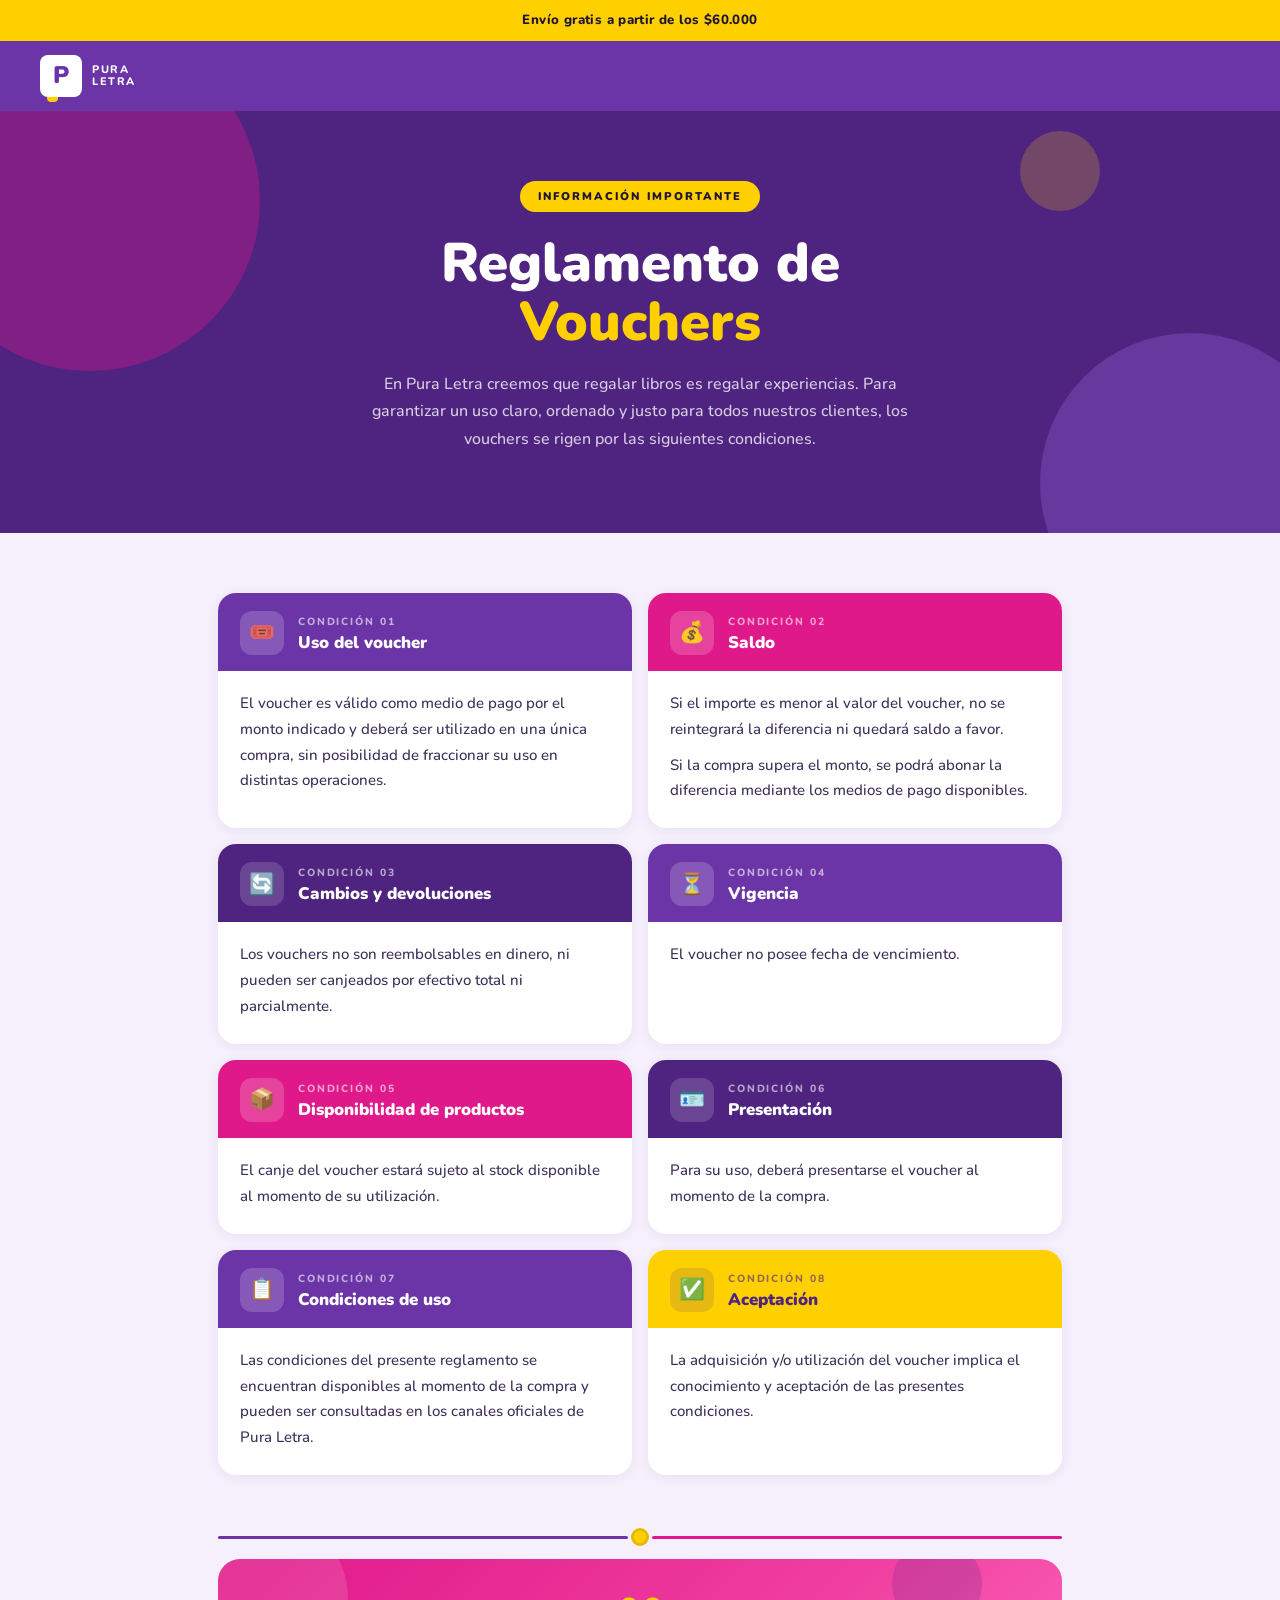
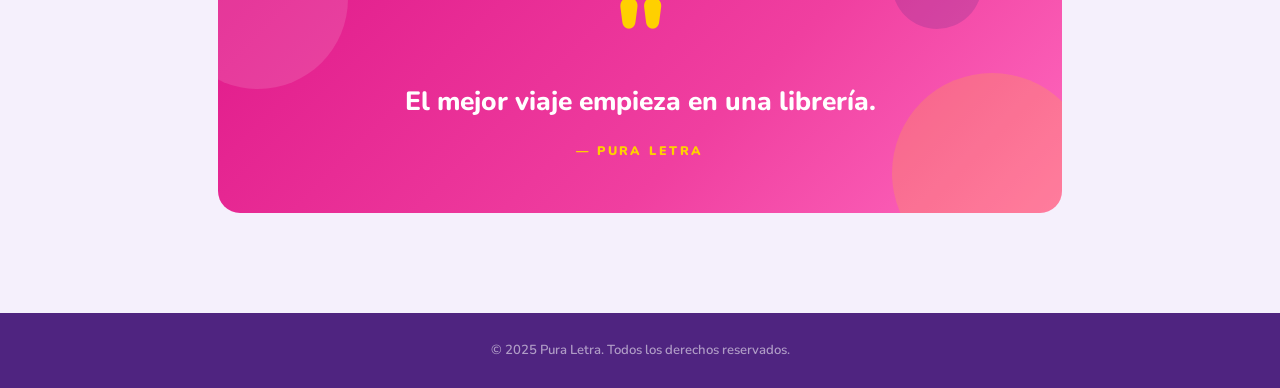
<file: voucher-terminos.html>
<!DOCTYPE html>
<html lang="es">
<head>
  <meta charset="UTF-8" />
  <meta name="viewport" content="width=device-width, initial-scale=1.0" />
  <title>Reglamento de Vouchers — Pura Letra</title>
  <link href="https://fonts.googleapis.com/css2?family=Nunito:wght@400;600;700;800;900&display=swap" rel="stylesheet" />
  <style>
    *, *::before, *::after { box-sizing: border-box; margin: 0; padding: 0; }

    :root {
      --yellow:    #FFD000;
      --yellow-dk: #e6b800;
      --purple:    #6B35A8;
      --purple-dk: #4f2480;
      --purple-lt: #8b55c8;
      --magenta:   #E0198A;
      --magenta-lt:#f03fa0;
      --white:     #ffffff;
      --bg:        #f5f0fc;
      --text:      #1f1433;
    }

    body {
      background-color: var(--bg);
      color: var(--text);
      font-family: 'Nunito', sans-serif;
      font-size: 16px;
      line-height: 1.7;
    }

    /* ── Announcement ─────────────────────────────── */
    .announcement {
      background: var(--yellow);
      color: var(--text);
      text-align: center;
      padding: 9px 16px;
      font-size: 0.83rem;
      font-weight: 800;
      letter-spacing: 0.03em;
    }

    /* ── Header ───────────────────────────────────── */
    header {
      background: var(--purple);
      padding: 0 40px;
      display: flex;
      align-items: center;
      height: 70px;
    }

    .logo {
      display: flex;
      align-items: center;
      gap: 10px;
      text-decoration: none;
    }

    .logo-box {
      width: 42px;
      height: 42px;
      background: var(--white);
      border-radius: 8px;
      display: flex;
      align-items: center;
      justify-content: center;
      font-size: 1.5rem;
      font-weight: 900;
      color: var(--purple);
      position: relative;
    }

    .logo-box::after {
      content: '';
      position: absolute;
      bottom: -5px;
      left: 7px;
      width: 11px;
      height: 5px;
      background: var(--yellow);
      border-radius: 0 0 4px 4px;
    }

    .logo-name {
      display: flex;
      flex-direction: column;
      line-height: 1.1;
    }

    .logo-name span {
      font-size: 0.68rem;
      font-weight: 800;
      color: var(--white);
      letter-spacing: 0.14em;
      text-transform: uppercase;
    }

    /* ── Hero ─────────────────────────────────────── */
    .hero {
      background: var(--purple-dk);
      position: relative;
      overflow: hidden;
      padding: 0;
    }

    .hero-inner {
      position: relative;
      z-index: 2;
      padding: 70px 40px 80px;
      text-align: center;
    }

    /* Blob decorativo izquierda */
    .hero-blob-1 {
      position: absolute;
      top: -80px;
      left: -80px;
      width: 340px;
      height: 340px;
      background: var(--magenta);
      border-radius: 50%;
      opacity: 0.35;
      z-index: 1;
    }

    /* Blob decorativo derecha */
    .hero-blob-2 {
      position: absolute;
      bottom: -100px;
      right: -60px;
      width: 300px;
      height: 300px;
      background: var(--purple-lt);
      border-radius: 50%;
      opacity: 0.4;
      z-index: 1;
    }

    /* Blob amarillo chico */
    .hero-blob-3 {
      position: absolute;
      top: 20px;
      right: 180px;
      width: 80px;
      height: 80px;
      background: var(--yellow);
      border-radius: 50%;
      opacity: 0.2;
      z-index: 1;
    }

    .hero-tag {
      display: inline-block;
      background: var(--yellow);
      color: var(--text);
      font-size: 0.7rem;
      font-weight: 900;
      letter-spacing: 0.18em;
      text-transform: uppercase;
      padding: 6px 18px;
      border-radius: 100px;
      margin-bottom: 22px;
    }

    .hero h1 {
      font-size: clamp(2rem, 5vw, 3.4rem);
      font-weight: 900;
      color: var(--white);
      line-height: 1.1;
      margin-bottom: 18px;
    }

    .hero h1 em {
      font-style: normal;
      color: var(--yellow);
    }

    .hero-sub {
      max-width: 560px;
      margin: 0 auto;
      color: rgba(255,255,255,0.78);
      font-size: 1rem;
      font-weight: 500;
    }

    /* ── Main ─────────────────────────────────────── */
    main {
      max-width: 900px;
      margin: 0 auto;
      padding: 60px 28px 100px;
    }

    /* ── Grid de cards ────────────────────────────── */
    .grid {
      display: grid;
      grid-template-columns: 1fr 1fr;
      gap: 16px;
    }

    /* Card ancha (ocupa 2 columnas) */
    .card-wide { grid-column: 1 / -1; }

    /* ── Card ─────────────────────────────────────── */
    .card {
      background: var(--white);
      border-radius: 18px;
      overflow: hidden;
      box-shadow: 0 2px 12px rgba(79,36,128,0.08);
      transition: transform 0.2s ease, box-shadow 0.2s ease;
      display: flex;
      flex-direction: column;
    }

    .card:hover {
      transform: translateY(-4px);
      box-shadow: 0 12px 32px rgba(79,36,128,0.16);
    }

    /* Header de la card — colored */
    .card-head {
      padding: 18px 22px 16px;
      display: flex;
      align-items: center;
      gap: 14px;
    }

    .card-head--purple  { background: var(--purple); }
    .card-head--magenta { background: var(--magenta); }
    .card-head--yellow  { background: var(--yellow); }
    .card-head--dark    { background: var(--purple-dk); }

    .card-icon {
      width: 44px;
      height: 44px;
      border-radius: 12px;
      display: flex;
      align-items: center;
      justify-content: center;
      font-size: 1.3rem;
      flex-shrink: 0;
    }

    .card-head--purple  .card-icon { background: rgba(255,255,255,0.18); }
    .card-head--magenta .card-icon { background: rgba(255,255,255,0.18); }
    .card-head--dark    .card-icon { background: rgba(255,255,255,0.15); }
    .card-head--yellow  .card-icon { background: rgba(79,36,128,0.14); }

    .card-head-text { flex: 1; }

    .card-num {
      font-size: 0.65rem;
      font-weight: 800;
      letter-spacing: 0.18em;
      text-transform: uppercase;
      margin-bottom: 2px;
    }

    .card-head--purple  .card-num,
    .card-head--magenta .card-num,
    .card-head--dark    .card-num  { color: rgba(255,255,255,0.6); }

    .card-head--yellow  .card-num  { color: rgba(79,36,128,0.6); }

    .card-title {
      font-size: 1.05rem;
      font-weight: 900;
      line-height: 1.2;
    }

    .card-head--purple  .card-title,
    .card-head--magenta .card-title,
    .card-head--dark    .card-title { color: var(--white); }

    .card-head--yellow  .card-title { color: var(--purple-dk); }

    /* Body de la card */
    .card-body {
      padding: 20px 22px 24px;
      flex: 1;
    }

    .card-text {
      font-size: 0.94rem;
      color: #3d2e58;
      line-height: 1.72;
      font-weight: 500;
    }

    .card-text p + p { margin-top: 10px; }

    /* ── Divider decorativo ───────────────────────── */
    .divider {
      display: flex;
      align-items: center;
      gap: 0;
      margin: 56px 0 0;
    }

    .divider-line {
      flex: 1;
      height: 3px;
      border-radius: 2px;
    }

    .divider-line:first-child { background: var(--purple); }
    .divider-line:last-child  { background: var(--magenta); }

    .divider-dot {
      width: 12px;
      height: 12px;
      background: var(--yellow);
      border-radius: 50%;
      margin: 0 6px;
      box-shadow: 0 0 0 3px var(--yellow-dk);
    }

    /* ── Quote block ──────────────────────────────── */
    .quote-block {
      margin-top: 16px;
      background: linear-gradient(135deg, var(--magenta) 0%, var(--magenta-lt) 60%, #ff6abf 100%);
      border-radius: 22px;
      padding: 52px 44px;
      text-align: center;
      position: relative;
      overflow: hidden;
    }

    .quote-block::before {
      content: '';
      position: absolute;
      top: -50px; left: -50px;
      width: 180px; height: 180px;
      background: rgba(255,255,255,0.12);
      border-radius: 50%;
    }

    .quote-block::after {
      content: '';
      position: absolute;
      bottom: -60px; right: -30px;
      width: 200px; height: 200px;
      background: rgba(255,208,0,0.18);
      border-radius: 50%;
    }

    /* Semicírculo decorativo */
    .quote-block .deco-circle {
      position: absolute;
      top: -20px; right: 80px;
      width: 90px; height: 90px;
      background: rgba(79,36,128,0.2);
      border-radius: 50%;
    }

    .quote-mark {
      font-size: 6rem;
      font-weight: 900;
      color: var(--yellow);
      line-height: 0.5;
      display: block;
      margin-bottom: 24px;
      position: relative;
    }

    .quote-text {
      font-size: clamp(1.2rem, 3vw, 1.65rem);
      font-weight: 800;
      color: var(--white);
      line-height: 1.4;
      position: relative;
    }

    .quote-attr {
      margin-top: 20px;
      font-size: 0.78rem;
      font-weight: 900;
      letter-spacing: 0.2em;
      text-transform: uppercase;
      color: var(--yellow);
      position: relative;
    }

    /* ── Footer ───────────────────────────────────── */
    footer {
      background: var(--purple-dk);
      padding: 26px 40px;
      text-align: center;
      font-size: 0.82rem;
      font-weight: 600;
      color: rgba(255,255,255,0.55);
    }

    /* ── Responsive ───────────────────────────────── */
    @media (max-width: 640px) {
      header        { padding: 0 20px; }
      .hero-inner   { padding: 50px 20px 60px; }
      main          { padding: 40px 16px 72px; }
      footer        { padding: 22px 20px; }
      .quote-block  { padding: 40px 24px; }

      .grid { grid-template-columns: 1fr; }
      .card-wide { grid-column: auto; }
    }
  </style>
</head>
<body>

  <div class="announcement">Envío gratis a partir de los $60.000</div>

  <header>
    <a class="logo" href="#">
      <div class="logo-box">P</div>
      <div class="logo-name">
        <span>Pura</span>
        <span>Letra</span>
      </div>
    </a>
  </header>

  <div class="hero">
    <div class="hero-blob-1"></div>
    <div class="hero-blob-2"></div>
    <div class="hero-blob-3"></div>
    <div class="hero-inner">
      <span class="hero-tag">Información importante</span>
      <h1>Reglamento de<br><em>Vouchers</em></h1>
      <p class="hero-sub">
        En Pura Letra creemos que regalar libros es regalar experiencias.
        Para garantizar un uso claro, ordenado y justo para todos nuestros clientes,
        los vouchers se rigen por las siguientes condiciones.
      </p>
    </div>
  </div>

  <main>
    <div class="grid">

      <!-- 1 -->
      <div class="card">
        <div class="card-head card-head--purple">
          <div class="card-icon">🎟️</div>
          <div class="card-head-text">
            <p class="card-num">Condición 01</p>
            <h2 class="card-title">Uso del voucher</h2>
          </div>
        </div>
        <div class="card-body">
          <p class="card-text">El voucher es válido como medio de pago por el monto indicado y deberá ser utilizado en una única compra, sin posibilidad de fraccionar su uso en distintas operaciones.</p>
        </div>
      </div>

      <!-- 2 -->
      <div class="card">
        <div class="card-head card-head--magenta">
          <div class="card-icon">💰</div>
          <div class="card-head-text">
            <p class="card-num">Condición 02</p>
            <h2 class="card-title">Saldo</h2>
          </div>
        </div>
        <div class="card-body">
          <div class="card-text">
            <p>Si el importe es menor al valor del voucher, no se reintegrará la diferencia ni quedará saldo a favor.</p>
            <p>Si la compra supera el monto, se podrá abonar la diferencia mediante los medios de pago disponibles.</p>
          </div>
        </div>
      </div>

      <!-- 3 -->
      <div class="card">
        <div class="card-head card-head--dark">
          <div class="card-icon">🔄</div>
          <div class="card-head-text">
            <p class="card-num">Condición 03</p>
            <h2 class="card-title">Cambios y devoluciones</h2>
          </div>
        </div>
        <div class="card-body">
          <p class="card-text">Los vouchers no son reembolsables en dinero, ni pueden ser canjeados por efectivo total ni parcialmente.</p>
        </div>
      </div>

      <!-- 4 -->
      <div class="card">
        <div class="card-head card-head--purple">
          <div class="card-icon">⏳</div>
          <div class="card-head-text">
            <p class="card-num">Condición 04</p>
            <h2 class="card-title">Vigencia</h2>
          </div>
        </div>
        <div class="card-body">
          <p class="card-text">El voucher no posee fecha de vencimiento.</p>
        </div>
      </div>

      <!-- 5 -->
      <div class="card">
        <div class="card-head card-head--magenta">
          <div class="card-icon">📦</div>
          <div class="card-head-text">
            <p class="card-num">Condición 05</p>
            <h2 class="card-title">Disponibilidad de productos</h2>
          </div>
        </div>
        <div class="card-body">
          <p class="card-text">El canje del voucher estará sujeto al stock disponible al momento de su utilización.</p>
        </div>
      </div>

      <!-- 6 -->
      <div class="card">
        <div class="card-head card-head--dark">
          <div class="card-icon">🪪</div>
          <div class="card-head-text">
            <p class="card-num">Condición 06</p>
            <h2 class="card-title">Presentación</h2>
          </div>
        </div>
        <div class="card-body">
          <p class="card-text">Para su uso, deberá presentarse el voucher al momento de la compra.</p>
        </div>
      </div>

      <!-- 7 -->
      <div class="card">
        <div class="card-head card-head--purple">
          <div class="card-icon">📋</div>
          <div class="card-head-text">
            <p class="card-num">Condición 07</p>
            <h2 class="card-title">Condiciones de uso</h2>
          </div>
        </div>
        <div class="card-body">
          <p class="card-text">Las condiciones del presente reglamento se encuentran disponibles al momento de la compra y pueden ser consultadas en los canales oficiales de Pura Letra.</p>
        </div>
      </div>

      <!-- 8 -->
      <div class="card">
        <div class="card-head card-head--yellow">
          <div class="card-icon">✅</div>
          <div class="card-head-text">
            <p class="card-num">Condición 08</p>
            <h2 class="card-title">Aceptación</h2>
          </div>
        </div>
        <div class="card-body">
          <p class="card-text">La adquisición y/o utilización del voucher implica el conocimiento y aceptación de las presentes condiciones.</p>
        </div>
      </div>

    </div>

    <div class="divider">
      <div class="divider-line"></div>
      <div class="divider-dot"></div>
      <div class="divider-line"></div>
    </div>

    <div class="quote-block">
      <div class="deco-circle"></div>
      <span class="quote-mark">"</span>
      <p class="quote-text">El mejor viaje empieza en una librería.</p>
      <p class="quote-attr">— Pura Letra</p>
    </div>

  </main>

  <footer>
    <p>&copy; 2025 Pura Letra. Todos los derechos reservados.</p>
  </footer>

</body>
</html>
</file>
<file: assets/css/style.css>
/* ---------- Base ---------- */
:root{
  --bg: #0f0f14;
  --bg-alt: #16161d;
  --surface: #1c1c25;
  --border: #2a2a35;
  --text: #f1f1f4;
  --text-muted: #a6a6b3;

  --cyan: #00b7eb;
  --magenta: #ec2f8f;
  --yellow: #ffd400;
  --key: #f5f5f7;

  --accent: #ff6a00;
  --accent-2: #ffb100;

  --radius: 14px;
  --font-head: 'Sora', system-ui, sans-serif;
  --font-body: 'Inter', system-ui, sans-serif;
}

*, *::before, *::after{ box-sizing: border-box; }

html{ scroll-behavior: smooth; }

body{
  margin: 0;
  background: var(--bg);
  color: var(--text);
  font-family: var(--font-body);
  line-height: 1.55;
  -webkit-font-smoothing: antialiased;
}

h1, h2, h3{
  font-family: var(--font-head);
  line-height: 1.15;
  margin: 0 0 .6em;
}

p{ margin: 0 0 1em; color: var(--text-muted); }

a{ color: inherit; text-decoration: none; }

ul{ margin: 0; padding: 0; list-style: none; }

img{ max-width: 100%; display: block; }

.container{
  width: 100%;
  max-width: 1140px;
  margin: 0 auto;
  padding: 0 1.5rem;
}

.skip-link{
  position: absolute;
  left: -999px;
  top: 0;
  background: var(--accent);
  color: #101010;
  padding: .6em 1em;
  z-index: 999;
  border-radius: 0 0 8px 0;
}
.skip-link:focus{ left: 0; }

/* ---------- Buttons ---------- */
.btn{
  display: inline-flex;
  align-items: center;
  gap: .5em;
  padding: .85em 1.6em;
  border-radius: 999px;
  font-weight: 600;
  font-size: .95rem;
  border: 1px solid transparent;
  cursor: pointer;
  transition: transform .18s ease, background .18s ease, border-color .18s ease, box-shadow .18s ease;
}
.btn:hover{ transform: translateY(-2px); }

.btn-primary{
  background: linear-gradient(135deg, var(--accent), var(--accent-2));
  color: #14100a;
  box-shadow: 0 8px 24px -8px rgba(255, 106, 0, .55);
}
.btn-primary:hover{ box-shadow: 0 12px 28px -8px rgba(255, 106, 0, .7); }

.btn-ghost{
  background: transparent;
  color: var(--text);
  border-color: var(--border);
}
.btn-ghost:hover{ border-color: var(--accent); color: var(--accent-2); }

.btn-ig{
  background: var(--surface);
  color: var(--text);
  border-color: var(--border);
  padding: .6em 1.1em;
  font-size: .9rem;
}
.btn-ig:hover{ border-color: var(--magenta); color: var(--magenta); }

/* ---------- Brand ---------- */
.brand{
  display: inline-flex;
  align-items: center;
  gap: .6rem;
}
.brand-name{
  font-family: var(--font-head);
  font-weight: 800;
  font-size: 1.25rem;
  letter-spacing: .04em;
}
.brand-mark{
  display: inline-grid;
  grid-template-columns: repeat(2, 8px);
  grid-template-rows: repeat(2, 8px);
  gap: 3px;
}
.dot{ width: 8px; height: 8px; border-radius: 50%; }
.dot-c{ background: var(--cyan); }
.dot-m{ background: var(--magenta); }
.dot-y{ background: var(--yellow); }
.dot-k{ background: var(--key); }

/* ---------- Header ---------- */
.site-header{
  position: sticky;
  top: 0;
  z-index: 100;
  background: rgba(15, 15, 20, .82);
  backdrop-filter: blur(10px);
  border-bottom: 1px solid var(--border);
}
.header-inner{
  display: flex;
  align-items: center;
  justify-content: space-between;
  padding: 1rem 1.5rem;
  gap: 1.5rem;
}
.nav{
  display: flex;
  gap: 2rem;
  font-weight: 500;
  font-size: .95rem;
}
.nav a{ color: var(--text-muted); transition: color .18s ease; }
.nav a:hover{ color: var(--text); }

.header-actions{ display: flex; align-items: center; gap: .75rem; }

.nav-toggle{
  display: none;
  flex-direction: column;
  gap: 5px;
  background: none;
  border: none;
  cursor: pointer;
  padding: .4rem;
}
.nav-toggle span{
  width: 22px;
  height: 2px;
  background: var(--text);
  border-radius: 2px;
  transition: transform .2s ease, opacity .2s ease;
}

/* ---------- Hero ---------- */
.hero{
  position: relative;
  padding: 7rem 0 6rem;
  overflow: hidden;
}
.hero-bg{
  position: absolute;
  inset: 0;
  background:
    radial-gradient(600px 300px at 15% 20%, rgba(0, 183, 235, .18), transparent 60%),
    radial-gradient(600px 300px at 85% 10%, rgba(236, 47, 143, .16), transparent 60%),
    radial-gradient(700px 400px at 50% 100%, rgba(255, 212, 0, .1), transparent 60%);
  pointer-events: none;
}
.hero-inner{ position: relative; max-width: 760px; }

.eyebrow{
  text-transform: uppercase;
  letter-spacing: .12em;
  font-size: .8rem;
  font-weight: 600;
  color: var(--accent-2);
  margin-bottom: 1rem;
}

.hero h1{
  font-size: clamp(2.4rem, 5vw, 3.6rem);
  font-weight: 800;
}

.hero-copy{ font-size: 1.1rem; max-width: 560px; }

.hero-actions{ display: flex; gap: 1rem; flex-wrap: wrap; margin-top: 1.5rem; }

/* ---------- Sections ---------- */
section{ padding: 5.5rem 0; }

.section-title{ font-size: clamp(1.8rem, 3vw, 2.4rem); font-weight: 800; }
.section-sub{ max-width: 560px; margin-bottom: 2.5rem; }

/* ---------- Servicios ---------- */
.cards-grid{
  display: grid;
  grid-template-columns: repeat(auto-fit, minmax(230px, 1fr));
  gap: 1.5rem;
}
.card{
  background: var(--surface);
  border: 1px solid var(--border);
  border-radius: var(--radius);
  padding: 2rem 1.6rem;
  transition: transform .2s ease, border-color .2s ease;
}
.card:hover{ transform: translateY(-4px); border-color: var(--accent); }
.card h3{ font-size: 1.15rem; }
.card p{ font-size: .92rem; margin-bottom: 0; }

.card-icon{
  width: 54px;
  height: 54px;
  border-radius: 12px;
  display: flex;
  align-items: center;
  justify-content: center;
  margin-bottom: 1.2rem;
}
.icon-c{ background: rgba(0, 183, 235, .12); color: var(--cyan); }
.icon-m{ background: rgba(236, 47, 143, .12); color: var(--magenta); }
.icon-y{ background: rgba(255, 212, 0, .12); color: var(--yellow); }
.icon-k{ background: rgba(245, 245, 247, .1); color: var(--key); }

/* ---------- Nosotros ---------- */
.nosotros{ background: var(--bg-alt); }
.nosotros-inner{
  display: grid;
  grid-template-columns: 1.1fr .9fr;
  gap: 3rem;
  align-items: center;
}
.check-list{ margin-top: 1.5rem; display: flex; flex-direction: column; gap: .7rem; }
.check-list li{
  position: relative;
  padding-left: 1.6rem;
  color: var(--text);
  font-size: .95rem;
}
.check-list li::before{
  content: "";
  position: absolute;
  left: 0;
  top: .35em;
  width: 10px;
  height: 10px;
  border-radius: 3px;
  background: linear-gradient(135deg, var(--accent), var(--accent-2));
}

.nosotros-visual{ display: flex; justify-content: center; }
.cmyk-plate{
  position: relative;
  width: 260px;
  height: 260px;
}
.plate{
  position: absolute;
  width: 150px;
  height: 150px;
  border-radius: 24px;
  mix-blend-mode: screen;
  opacity: .85;
}
.plate.c{ background: var(--cyan); top: 10px; left: 10px; }
.plate.m{ background: var(--magenta); top: 10px; right: 10px; }
.plate.y{ background: var(--yellow); bottom: 10px; left: 60px; }
.plate.k{
  background: var(--key);
  bottom: 10px;
  right: 10px;
  mix-blend-mode: normal;
  opacity: .12;
}

/* ---------- Galería ---------- */
.gallery-grid{
  display: grid;
  grid-template-columns: repeat(3, 1fr);
  gap: 1.2rem;
}
.gallery-tile{
  position: relative;
  aspect-ratio: 1 / 1;
  border-radius: var(--radius);
  display: flex;
  align-items: flex-end;
  padding: 1rem;
  font-family: var(--font-head);
  font-weight: 700;
  overflow: hidden;
  border: 1px solid var(--border);
}
.gallery-tile span{
  position: relative;
  z-index: 1;
  background: rgba(0,0,0,.35);
  padding: .3em .7em;
  border-radius: 999px;
  font-size: .8rem;
}
.gt-1{ background: linear-gradient(135deg, var(--cyan), #063a4b); }
.gt-2{ background: linear-gradient(135deg, var(--magenta), #4b0630); }
.gt-3{ background: linear-gradient(135deg, var(--yellow), #4b3d06); }
.gt-4{ background: linear-gradient(135deg, #6b6b76, #1c1c25); }
.gt-5{ background: linear-gradient(135deg, var(--accent), #4b2200); }
.gt-6{ background: linear-gradient(135deg, #2d8fbf, #06222f); }

.gallery-cta{ text-align: center; margin-top: 2.5rem; }

/* ---------- Contacto ---------- */
.contacto{ background: var(--bg-alt); }
.contacto-inner{ max-width: 640px; }

.contact-cards{ display: flex; flex-wrap: wrap; gap: 1rem; margin-bottom: 1.2rem; }
.contact-card{
  display: flex;
  align-items: center;
  gap: .9rem;
  background: var(--surface);
  border: 1px solid var(--border);
  border-radius: var(--radius);
  padding: 1.1rem 1.4rem;
  flex: 1 1 220px;
  transition: border-color .18s ease, transform .18s ease;
}
.contact-card:hover{ border-color: var(--accent); transform: translateY(-2px); }
.contact-card svg{ color: var(--accent-2); flex-shrink: 0; }
.contact-card strong{ display: block; font-size: .95rem; }
.contact-card span{ color: var(--text-muted); font-size: .85rem; }
.contact-card-static{ cursor: default; }
.contact-card-static:hover{ transform: none; border-color: var(--border); }

.contact-note{
  font-size: .82rem;
  color: var(--text-muted);
  border-left: 3px solid var(--accent);
  padding-left: .9rem;
}

/* ---------- Footer ---------- */
.site-footer{
  border-top: 1px solid var(--border);
  padding: 2rem 0;
}
.footer-inner{
  display: flex;
  align-items: center;
  justify-content: space-between;
  flex-wrap: wrap;
  gap: 1rem;
  font-size: .85rem;
  color: var(--text-muted);
}
.footer-inner a:hover{ color: var(--accent-2); }

/* ---------- Floating button ---------- */
.fab{
  position: fixed;
  bottom: 1.5rem;
  right: 1.5rem;
  width: 54px;
  height: 54px;
  border-radius: 50%;
  background: linear-gradient(135deg, var(--magenta), var(--accent));
  color: #fff;
  display: flex;
  align-items: center;
  justify-content: center;
  box-shadow: 0 10px 30px -8px rgba(236, 47, 143, .6);
  z-index: 90;
  transition: transform .2s ease;
}
.fab:hover{ transform: scale(1.08); }

/* ---------- Reveal animation ---------- */
.reveal{
  opacity: 0;
  transform: translateY(18px);
  transition: opacity .6s ease, transform .6s ease;
}
.reveal.is-visible{ opacity: 1; transform: translateY(0); }

/* ---------- Responsive ---------- */
@media (max-width: 860px){
  .nosotros-inner{ grid-template-columns: 1fr; }
  .nosotros-visual{ order: -1; }
}

@media (max-width: 720px){
  .nav{
    position: absolute;
    top: 100%;
    left: 0;
    right: 0;
    background: var(--bg);
    border-bottom: 1px solid var(--border);
    flex-direction: column;
    padding: 1.5rem;
    gap: 1.2rem;
    transform: translateY(-8px);
    opacity: 0;
    pointer-events: none;
    transition: opacity .2s ease, transform .2s ease;
  }
  .nav.is-open{
    transform: translateY(0);
    opacity: 1;
    pointer-events: auto;
  }
  .nav-toggle{ display: flex; }
  .btn-ig span{ display: none; }
  .gallery-grid{ grid-template-columns: repeat(2, 1fr); }
}

@media (max-width: 480px){
  .gallery-grid{ grid-template-columns: 1fr 1fr; }
  .hero{ padding: 5.5rem 0 4rem; }
  section{ padding: 4rem 0; }
}
</file>
